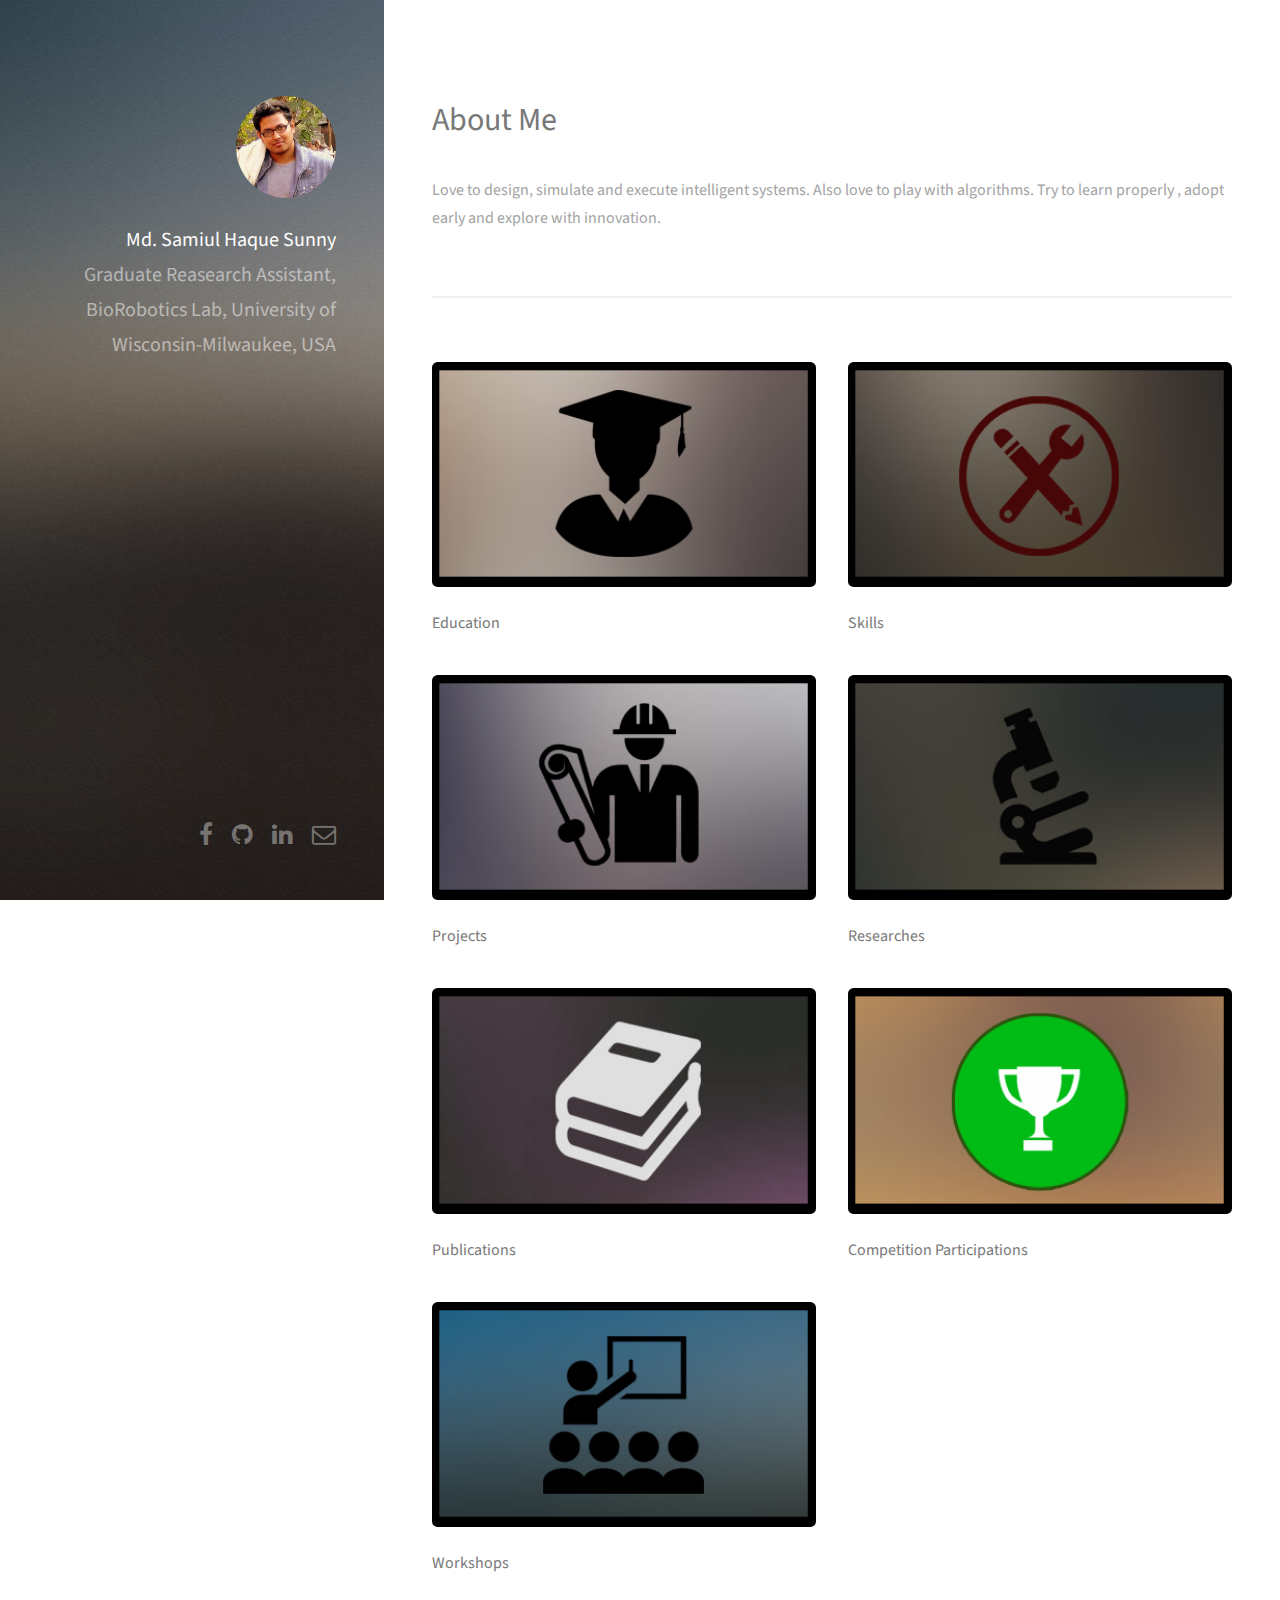
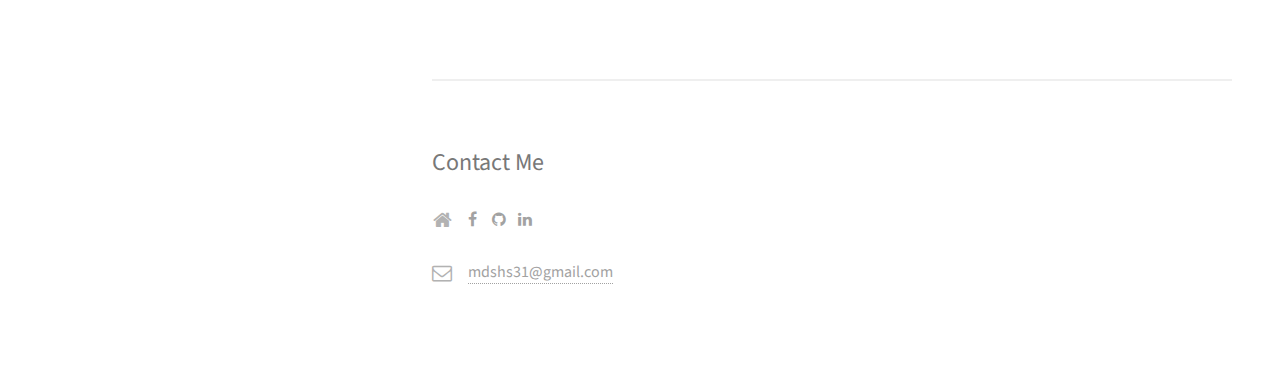
<file: index.html>
﻿<!DOCTYPE HTML>
<!--
	Strata by HTML5 UP
	html5up.net | @ajlkn
	Free for personal and commercial use under the CCA 3.0 license (html5up.net/license)
-->
<html>
	<head>
		<title>My Portfolio</title>
		<meta charset="utf-8" />
		<meta name="viewport" content="width=device-width, initial-scale=1" />
		<!--[if lte IE 8]><script src="assets/js/ie/html5shiv.js"></script><![endif]-->
		<link rel="stylesheet" href="assets/css/main.css" />
		<!--[if lte IE 8]><link rel="stylesheet" href="assets/css/ie8.css" /><![endif]-->
	</head>
	<body id="top">

		<!-- Header -->
			<header id="header">
				<div class="inner">
					<a href="index.html" class="image avatar"><img src="images/avatar.jpg" alt="" /></a>
                    <h1>
                        <strong>Md. Samiul Haque Sunny</strong>
                        <br />Graduate Reasearch Assistant, BioRobotics Lab,<br />
                        University of Wisconsin-Milwaukee, USA<br />
                    </h1>
				</div>
			</header>

		<!-- Main -->
			<div id="main">

				<!-- One -->
					<section id="one">
						<header class="major">
							<h2>About Me</h2>
						</header>
						<p>Love to design, simulate and execute intelligent systems. Also love to play with algorithms. Try to learn properly , adopt early and explore with innovation. </p>
						<!--<ul class="actions">
							<li><a href="#" class="button">Learn More</a></li>
						</ul>-->
					</section>

				<!-- Two -->
					<section id="two">
						
						<div class="row">
							
							<article class="6u 12u$(xsmall) work-item">
								<a href="education.html"><img class="image fit" src="images/thumbs/01.jpg" alt="" /></a>
								<h3>Education</h3>
								<!--<p>Lorem ipsum dolor sit amet nisl sed nullam feugiat.</p>-->
							</article>
							<article class="6u$ 12u$(xsmall) work-item">
								<a href="skills.html" ><img class="image fit" src="images/thumbs/02.jpg" alt="" /></a>
								<h3>Skills</h3>
								<!--<p>Lorem ipsum dolor sit amet nisl sed nullam feugiat.</p>-->
							</article>
							<article class="6u 12u$(xsmall) work-item">
								<a href="projects.html"><img class="image fit" src="images/thumbs/03.jpg" alt="" /></a>
								<h3>Projects</h3>
								<!--<p>Lorem ipsum dolor sit amet nisl sed nullam feugiat.</p>-->
							</article>
							                            <article class="6u$ 12u$(xsmall) work-item">
                                <a href="researches.html"><img class="image fit" src="images/thumbs/06.jpg" alt="" /></a>
                                <h3>Researches</h3>
                                <!--<p>Lorem ipsum dolor sit amet nisl sed nullam feugiat.</p>-->
                            </article>
                            <article class="6u 12u$(xsmall) work-item">
                                <a href="publications.html"><img class="image fit" src="images/thumbs/07.jpg" alt="" /></a>
                                <h3>Publications</h3>
                                <!--<p>Lorem ipsum dolor sit amet nisl sed nullam feugiat.</p>-->
                            </article>
                            <article class="6u$ 12u$(xsmall) work-item">
                                <a href="competitions.html"><img class="image fit" src="images/thumbs/04.jpg" alt="" /></a>
                                <h3>Competition Participations</h3>
                                <!--<p>Lorem ipsum dolor sit amet nisl sed nullam feugiat.</p>-->
                            </article>
                            <article class="6u 12u$(xsmall) work-item">
                                <a href="workshops.html"><img class="image fit" src="images/thumbs/05.jpg" alt="" /></a>
                                <h3>Workshops</h3>
                                <!--<p>Lorem ipsum dolor sit amet nisl sed nullam feugiat.</p>-->
                            </article>

						</div>
						
					</section>

				<!-- Three -->
					<section id="three">
						<h2>Contact Me</h2>
						
						<div class="row">
							<div class="8u 12u$(small)">
								
							</div>
							<div class="4u$ 12u$(small)">
                                <ul class="labeled-icons">
                                    <li>
                                        <h3 class="icon fa-home"><span class="label">Social Links</span></h3>
                                        <a href="https://www.facebook.com/samiul.h.sunny" target="_blank" class="icon fa-facebook"><span class="label">Facebook</span></a> &nbsp; &nbsp;
                                        <a href="https://github.com/MdSamiulHaqueSunny" target="_blank" class="icon fa-github"><span class="label">Github</span></a> &nbsp;&nbsp;
                                        <a href="https://www.linkedin.com/in/md-samiul-haque-sunny-574004128/" target="_blank" class="icon fa-linkedin"><span class="label">linkedin</span></a> &nbsp; &nbsp;
                                        
                                        <br />
                                    </li>
                                    
                                    <li>
                                        <h3 class="icon fa-envelope-o"><span class="label">Email</span></h3>
                                        <a href="mailto:mdshs31@gmail.com">mdshs31@gmail.com</a>
                                    </li>
                                </ul>
							</div>
						</div>
					</section>

				
		<!-- Footer -->
			<footer id="footer">
				<div class="inner">
					<ul class="icons">
                        <li><a href="https://www.facebook.com/samiul.h.sunny" target="_blank" class="icon fa-facebook"><span class="label">Facebook</span></a></li>
                        <li><a href="https://github.com/MdSamiulHaqueSunny" target="_blank" class="icon fa-github"><span class="label">Github</span></a></li>
                        <li><a href="https://www.linkedin.com/in/md-samiul-haque-sunny-574004128/" target="_blank" class="icon fa-linkedin"><span class="label">linkedin</span></a></li>
						<li><a href="mailto:mdshs31@gmail.com" class="icon fa-envelope-o"><span class="label">Email</span></a></li>
					</ul>
					
				</div>
			</footer>

		<!-- Scripts -->
			<script src="assets/js/jquery.min.js"></script>
			<script src="assets/js/jquery.poptrox.min.js"></script>
			<script src="assets/js/skel.min.js"></script>
			<script src="assets/js/util.js"></script>
			<!--[if lte IE 8]><script src="assets/js/ie/respond.min.js"></script><![endif]-->
			<script src="assets/js/main.js"></script>

	</body>
</html>
</file>
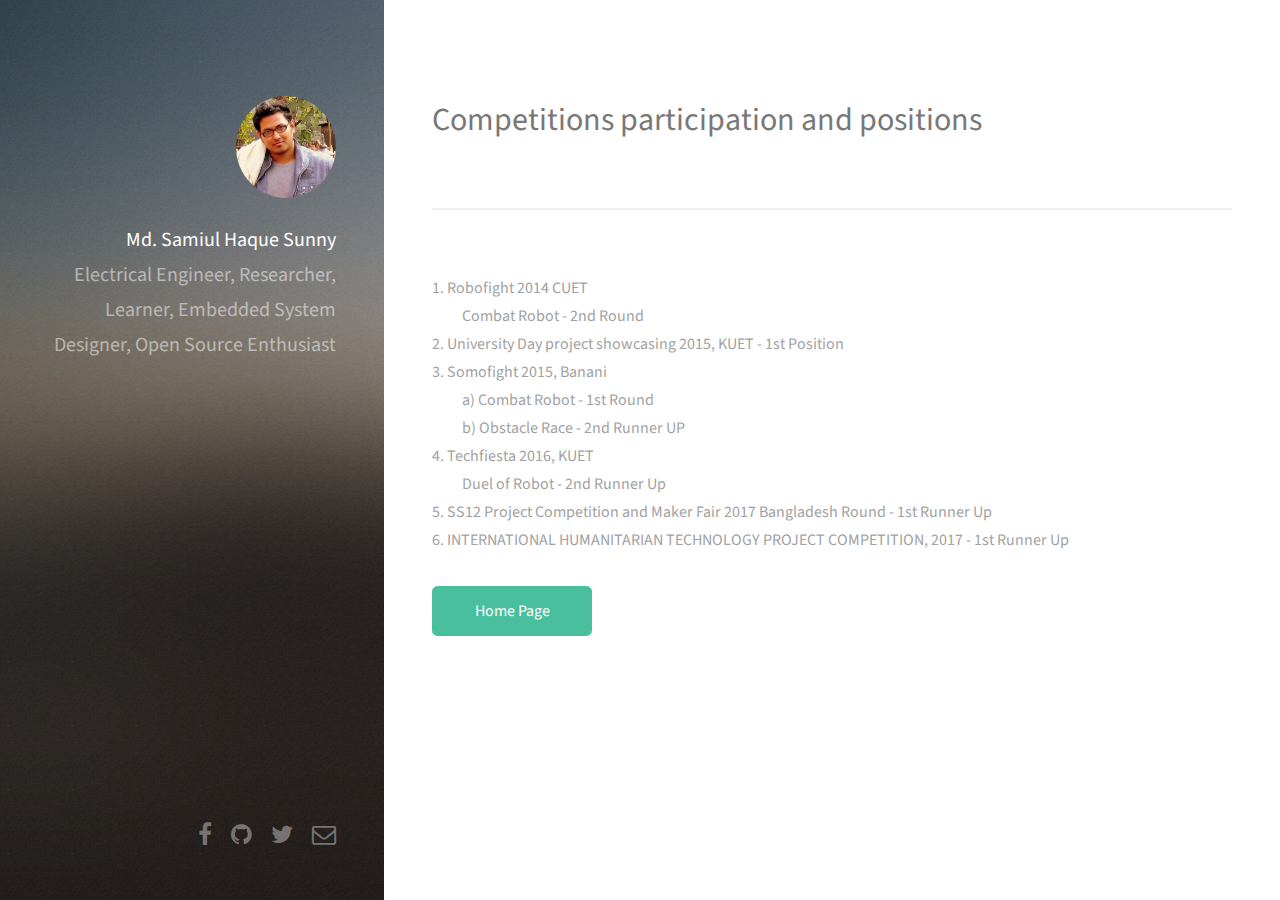
<file: competitions.html>
﻿<!DOCTYPE HTML>
<!--
	Strata by HTML5 UP
	html5up.net | @ajlkn
	Free for personal and commercial use under the CCA 3.0 license (html5up.net/license)
-->
<html>
	<head>
		<title>My Portfolio - Competitions</title>
		<meta charset="utf-8" />
		<meta name="viewport" content="width=device-width, initial-scale=1" />
		<!--[if lte IE 8]><script src="assets/js/ie/html5shiv.js"></script><![endif]-->
		<link rel="stylesheet" href="assets/css/main.css" />
		<!--[if lte IE 8]><link rel="stylesheet" href="assets/css/ie8.css" /><![endif]-->
	</head>
	<body id="top">

		<!-- Header -->
			<header id="header">
				<div class="inner">
					<a href="index.html" class="image avatar"><img src="images/avatar.jpg" alt="" /></a>
                   <h1>
                        <strong>Md. Samiul Haque Sunny</strong>
                        <br />Electrical Engineer, Researcher, Learner, Embedded System Designer,<br />
                        Open Source Enthusiast<br />
                    </h1>
				</div>
			</header>

		<!-- Main -->
			<div id="main">

				<!-- One -->
					<section id="one">
						<header class="major">
							<h2>Competitions participation and positions</h2>
						</header>
						
					</section>

				<!-- Four -->
				
					<section id="four">

                        <section>
                            <p>
                            	1. Robofight 2014 CUET <br>
                            	&nbsp &nbsp &nbsp &nbsp &nbsp Combat Robot - 2nd Round <br>
                            	2. University Day project showcasing 2015, KUET - 1st Position <br>
                            	3. Somofight 2015, Banani <br> 
                            	&nbsp &nbsp &nbsp &nbsp &nbsp a) Combat Robot - 1st Round <br />
                            	&nbsp &nbsp &nbsp &nbsp &nbsp b) Obstacle Race - 2nd Runner UP <br>
                            	4. Techfiesta 2016, KUET <br>
                            	&nbsp &nbsp &nbsp &nbsp &nbsp Duel of Robot - 2nd Runner Up <br>
								5. SS12 Project Competition and Maker Fair 2017 Bangladesh Round - 1st Runner Up <br>
								6. INTERNATIONAL HUMANITARIAN TECHNOLOGY PROJECT COMPETITION, 2017 - 1st Runner Up
                            </p>
                        </section>

						<section>
							
							<ul class="actions">
								<li><a href="index.html" class="button special">Home Page</a></li>
								
							</ul>
						</section>

					</section>
				

			</div>
            
		<!-- Footer -->
			<footer id="footer">
				<div class="inner">
					<ul class="icons">
                        <li><a href="https://www.facebook.com/samiul.h.sunny" target="_blank" class="icon fa-facebook"><span class="label">Facebook</span></a></li>
                        <li><a href="https://github.com/MdSamiulHaqueSunny" target="_blank" class="icon fa-github"><span class="label">Github</span></a></li>
                        <li><a href="#" target="_blank" class="icon fa-twitter"><span class="label">Twitter</span></a></li>
						<li><a href="mailto:mdshs31@gmail.com" class="icon fa-envelope-o"><span class="label">Email</span></a></li>
					</ul>
					
				</div>
			</footer>

		<!-- Scripts -->
			<script src="assets/js/jquery.min.js"></script>
			<script src="assets/js/jquery.poptrox.min.js"></script>
			<script src="assets/js/skel.min.js"></script>
			<script src="assets/js/util.js"></script>
			<!--[if lte IE 8]><script src="assets/js/ie/respond.min.js"></script><![endif]-->
			<script src="assets/js/main.js"></script>

	</body>
</html>
</file>
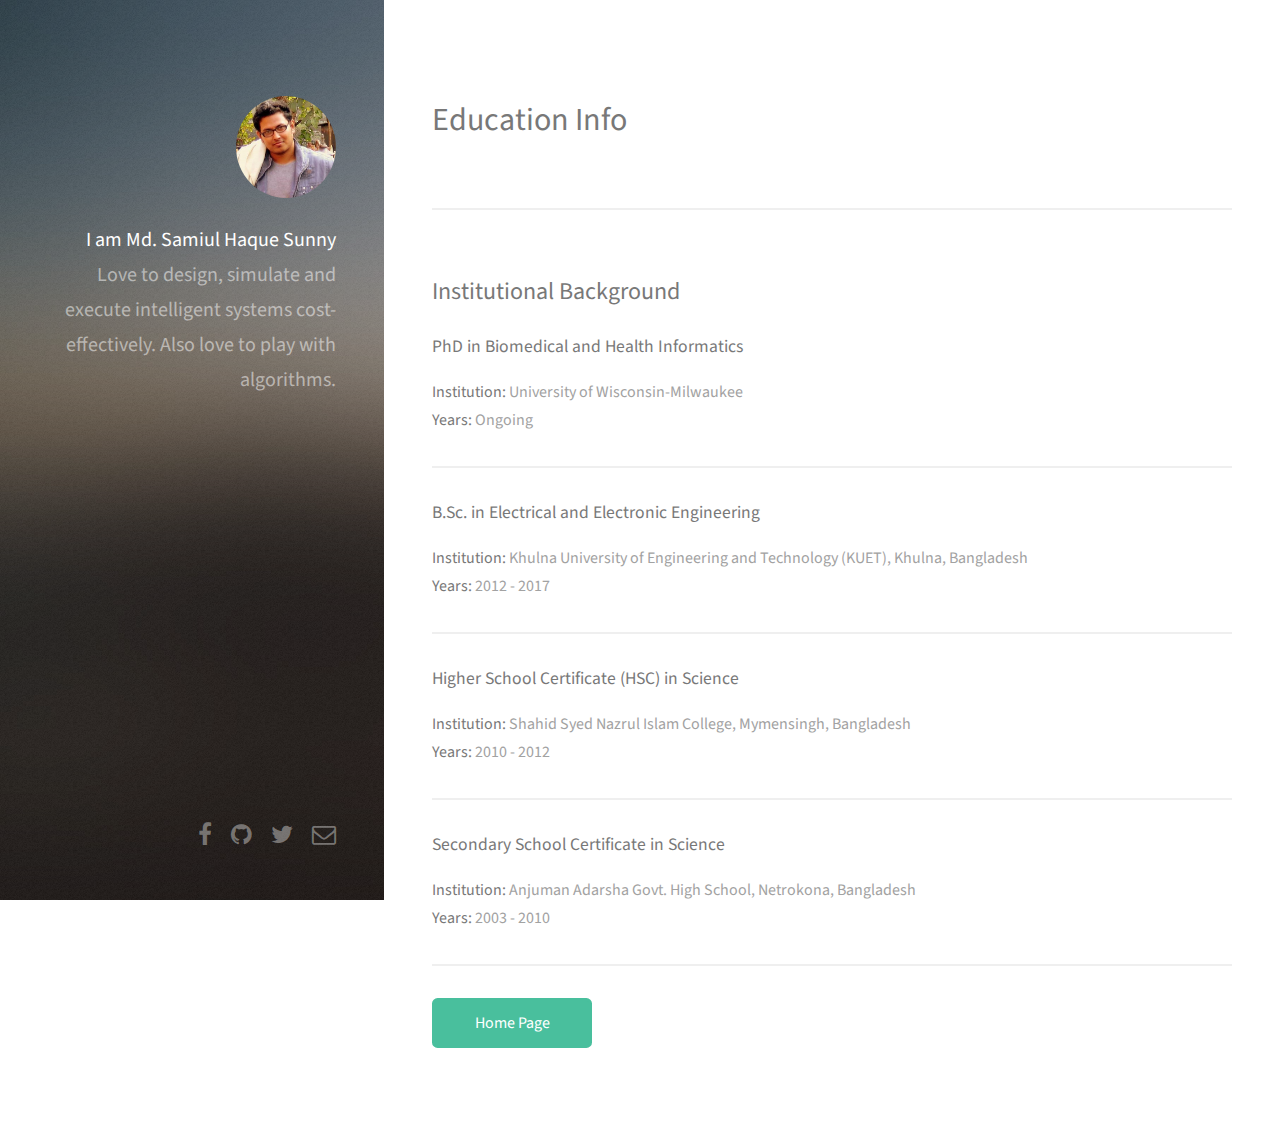
<file: education.html>
﻿<!DOCTYPE HTML>
<!--
	Strata by HTML5 UP
	html5up.net | @ajlkn
	Free for personal and commercial use under the CCA 3.0 license (html5up.net/license)
-->
<html>
	<head>
		<title>My Portfolio - Education</title>
		<meta charset="utf-8" />
		<meta name="viewport" content="width=device-width, initial-scale=1" />
		<!--[if lte IE 8]><script src="assets/js/ie/html5shiv.js"></script><![endif]-->
		<link rel="stylesheet" href="assets/css/main.css" />
		<!--[if lte IE 8]><link rel="stylesheet" href="assets/css/ie8.css" /><![endif]-->
	</head>
	<body id="top">

		<!-- Header -->
			<header id="header">
				<div class="inner">
					<a href="index.html" class="image avatar"><img src="images/avatar.jpg" alt="" /></a>
                    <h1>
                        <strong>I am Md. Samiul Haque Sunny</strong>
                        <br />Love to design, simulate<br />
                        and execute intelligent systems <br /> cost-effectively.<br />
                        Also love to play with algorithms.
                    </h1>
				</div>
			</header>

		<!-- Main -->
			<div id="main">

				<!-- One -->
					<section id="one">
						<header class="major">
							<h2>Education Info</h2>
						</header>
						
					</section>

				<!-- Four -->
				
					<section id="four">
						<h2>Institutional Background</h2>

                        <section>
                              <h4>PhD in Biomedical and Health Informatics</h4>
                            <p>
                                <strong>Institution:</strong> University of Wisconsin-Milwaukee<br />
                                <strong>Years:</strong> Ongoing
                            </p>
                            <hr />
				
				<h4>B.Sc. in Electrical and Electronic Engineering</h4>
                            <p>
                                <strong>Institution:</strong> Khulna University of Engineering and Technology (KUET), Khulna, Bangladesh<br />
                                <strong>Years:</strong> 2012 - 2017
                            </p>
                            <hr />
                            <h4>Higher School Certificate (HSC) in Science</h4>
                            <p>
                                <strong>Institution:</strong> Shahid Syed Nazrul Islam College, Mymensingh, Bangladesh<br />
                                <strong>Years:</strong> 2010 - 2012
                            </p>
                            <hr />
                            <h4>Secondary School Certificate in Science</h4>
                            <p>
                                <strong>Institution:</strong> Anjuman Adarsha Govt. High School, Netrokona, Bangladesh<br />
                                <strong>Years:</strong> 2003 - 2010
                            </p>
                            <hr />
                        </section>

						<section>
							
							<ul class="actions">
								<li><a href="index.html" class="button special">Home Page</a></li>
								
							</ul>
						</section>

					</section>
				

			</div>
            
		<!-- Footer -->
			<footer id="footer">
				<div class="inner">
					<ul class="icons">
                        <li><a href="https://www.facebook.com/samiul.h.sunny" target="_blank" class="icon fa-facebook"><span class="label">Facebook</span></a></li>
                        <li><a href="https://github.com/MdSamiulHaqueSunny" target="_blank" class="icon fa-github"><span class="label">Github</span></a></li>
                        <li><a href="#" target="_blank" class="icon fa-twitter"><span class="label">Twitter</span></a></li>
						<li><a href="mailto:mdshs31@gmail.com" class="icon fa-envelope-o"><span class="label">Email</span></a></li>
					</ul>
					
				</div>
			</footer>

		<!-- Scripts -->
			<script src="assets/js/jquery.min.js"></script>
			<script src="assets/js/jquery.poptrox.min.js"></script>
			<script src="assets/js/skel.min.js"></script>
			<script src="assets/js/util.js"></script>
			<!--[if lte IE 8]><script src="assets/js/ie/respond.min.js"></script><![endif]-->
			<script src="assets/js/main.js"></script>

	</body>
</html>
</file>
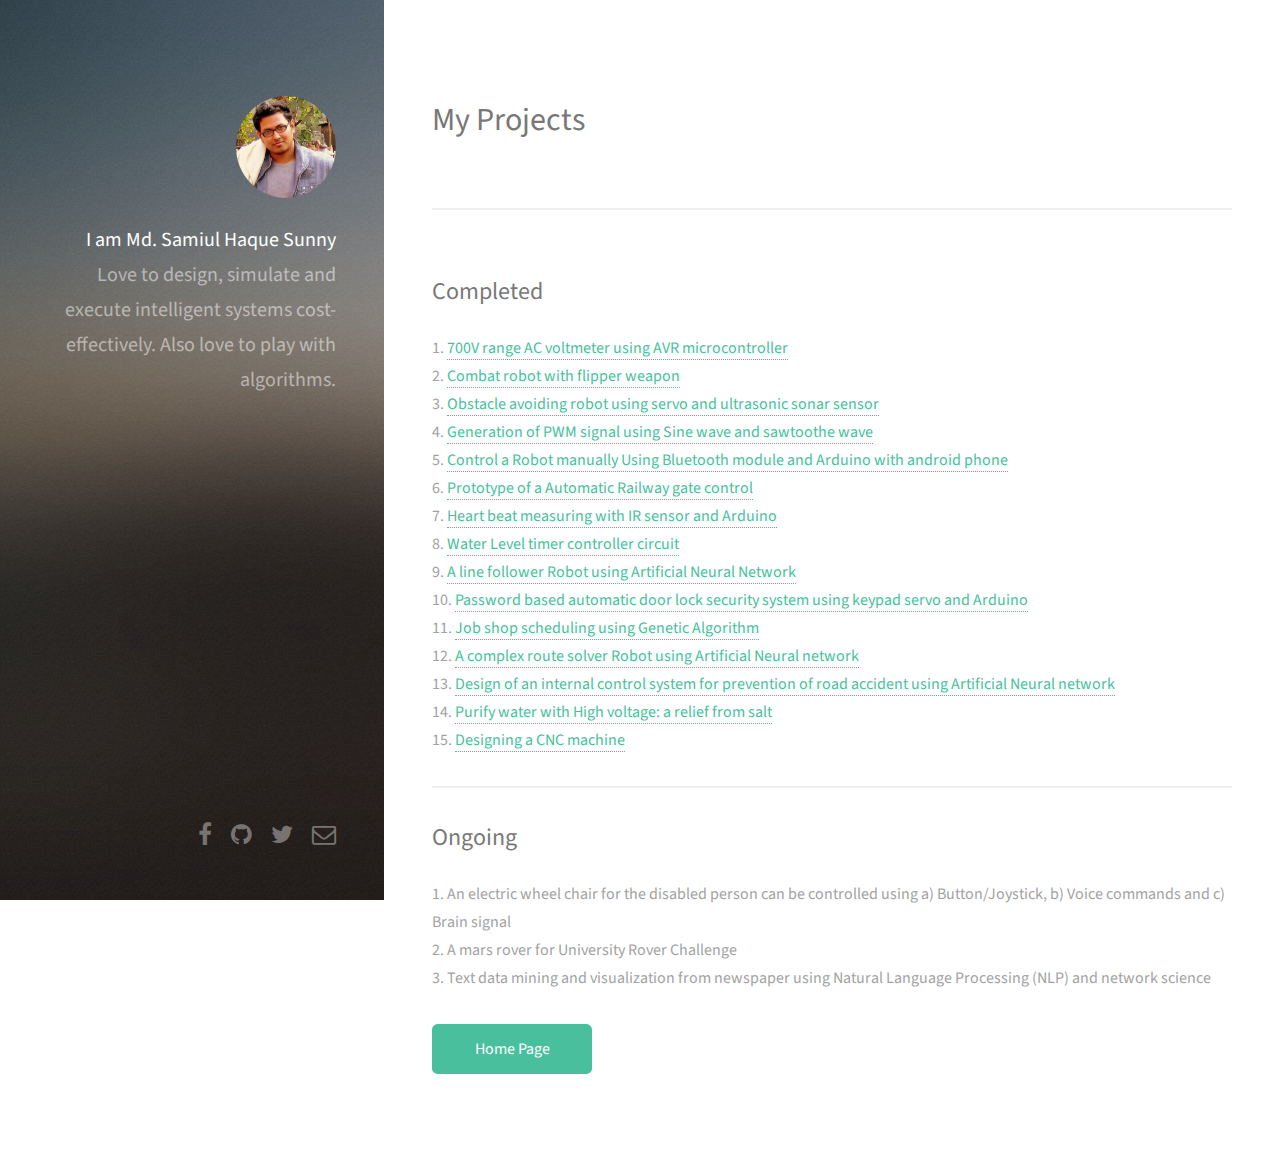
<file: projects.html>
﻿<!DOCTYPE HTML>
<!--
	Strata by HTML5 UP
	html5up.net | @ajlkn
	Free for personal and commercial use under the CCA 3.0 license (html5up.net/license)
-->
<html>
	<head>
		<title>My Portfolio - Projects</title>
		<meta charset="utf-8" />
		<meta name="viewport" content="width=device-width, initial-scale=1" />
		<!--[if lte IE 8]><script src="assets/js/ie/html5shiv.js"></script><![endif]-->
		<link rel="stylesheet" href="assets/css/main.css" />
		<!--[if lte IE 8]><link rel="stylesheet" href="assets/css/ie8.css" /><![endif]-->
	</head>
	<body id="top">

		<!-- Header -->
			<header id="header">
				<div class="inner">
					<a href="index.html" class="image avatar"><img src="images/avatar.jpg" alt="" /></a>
                    <h1>
                        <strong>I am Md. Samiul Haque Sunny</strong>
                        <br />Love to design, simulate<br />
                        and execute intelligent systems <br /> cost-effectively.<br />
                        Also love to play with algorithms.
                    </h1>
				</div>
			</header>

		<!-- Main -->
			<div id="main">

				<!-- One -->
					<section id="one">
						<header class="major">
							<h2>My Projects</h2>
						</header>
						
					</section>

				<!-- Four -->
				
					<section id="four">
						<h2>Completed</h2>

                        <section>
                            <p>
                            	1. <a href="https://github.com/MdSamiulHaqueSunny/Voltmeter-MultiRange-700V">700V range AC voltmeter using AVR microcontroller</a> <br />
                            	2. <a href="#">Combat robot with flipper weapon</a> <br />
                            	3. <a href="https://github.com/MdSamiulHaqueSunny/Obstacle-avoiding-Robot-using-Servo-and-Sonar">Obstacle avoiding robot using servo and ultrasonic sonar sensor</a> <br />
                            	4. <a href="https://github.com/MdSamiulHaqueSunny/Generation-of-PWM-signal-Using-sine-wave-and-sawtooth-wave">Generation of PWM signal using Sine wave and sawtoothe wave</a> <br />
                            	5. <a href="https://github.com/MdSamiulHaqueSunny/Control-a-Robot-Manually-using-bluetooth-module-and-arduino-with-android-phone">Control a Robot manually Using Bluetooth module and Arduino with android phone</a><br />
                            	6. <a href="https://github.com/MdSamiulHaqueSunny/Prototype-of-a-Automatic-Railway-gate-Control">Prototype of a Automatic Railway gate control</a><br />
                            	7. <a href="https://github.com/MdSamiulHaqueSunny/Heart-Beat-measuring-with-IR-sensor-and-Arduino">Heart beat measuring with IR sensor and Arduino</a><br />
                            	8. <a href="https://github.com/MdSamiulHaqueSunny/Water-level-timer-controller-circuit-">Water Level timer controller circuit</a><br />
                            	9. <a href="https://github.com/MdSamiulHaqueSunny/A-Line-Follower-using-Artificial-Neural-Network-">A line follower Robot using Artificial Neural Network</a><br />
                            	10. <a href="https://github.com/MdSamiulHaqueSunny/Password-based-Automatic-Door-lock-Security-System-Using-keypad-servo-and-arduino">Password based automatic door lock security system using keypad servo and Arduino</a><br />
                            	11. <a href="https://github.com/MdSamiulHaqueSunny/Job-shop-Scheduling-using-Genetic-Algorithm ">Job shop scheduling using Genetic Algorithm</a><br />
                            	12. <a href="#">A complex route solver Robot using Artificial Neural network </a><br />
                            	13. <a href="#">Design of an internal control system for prevention of road accident using Artificial Neural network</a><br />
                            	14. <a href="#">Purify water with High voltage: a relief from salt</a><br />
                            	15. <a href="#">Designing a CNC machine</a><br />
                            </p>
                        </section>


                        <hr />
                        <h2>Ongoing</h2>

                        <section>
                        	<p>
                        		1. An electric wheel chair for the disabled person can be controlled using a) Button/Joystick, b) Voice commands and c) Brain signal <br />
                        		2. A mars rover for University Rover Challenge <br />
                        		3. Text data mining and visualization from newspaper using Natural Language Processing (NLP) and network science
                        	</p>
                        </section>

						<section>
							
							<ul class="actions">
								<li><a href="index.html" class="button special">Home Page</a></li>
								
							</ul>
						</section>

					</section>
				

			</div>
            
		<!-- Footer -->
			<footer id="footer">
				<div class="inner">
					<ul class="icons">
                        <li><a href="https://www.facebook.com/samiul.h.sunny" target="_blank" class="icon fa-facebook"><span class="label">Facebook</span></a></li>
                        <li><a href="https://github.com/MdSamiulHaqueSunny" target="_blank" class="icon fa-github"><span class="label">Github</span></a></li>
                        <li><a href="#" target="_blank" class="icon fa-twitter"><span class="label">Twitter</span></a></li>
						<li><a href="mailto:mdshs31@gmail.com" class="icon fa-envelope-o"><span class="label">Email</span></a></li>
					</ul>
					
				</div>
			</footer>

		<!-- Scripts -->
			<script src="assets/js/jquery.min.js"></script>
			<script src="assets/js/jquery.poptrox.min.js"></script>
			<script src="assets/js/skel.min.js"></script>
			<script src="assets/js/util.js"></script>
			<!--[if lte IE 8]><script src="assets/js/ie/respond.min.js"></script><![endif]-->
			<script src="assets/js/main.js"></script>

	</body>
</html>
</file>
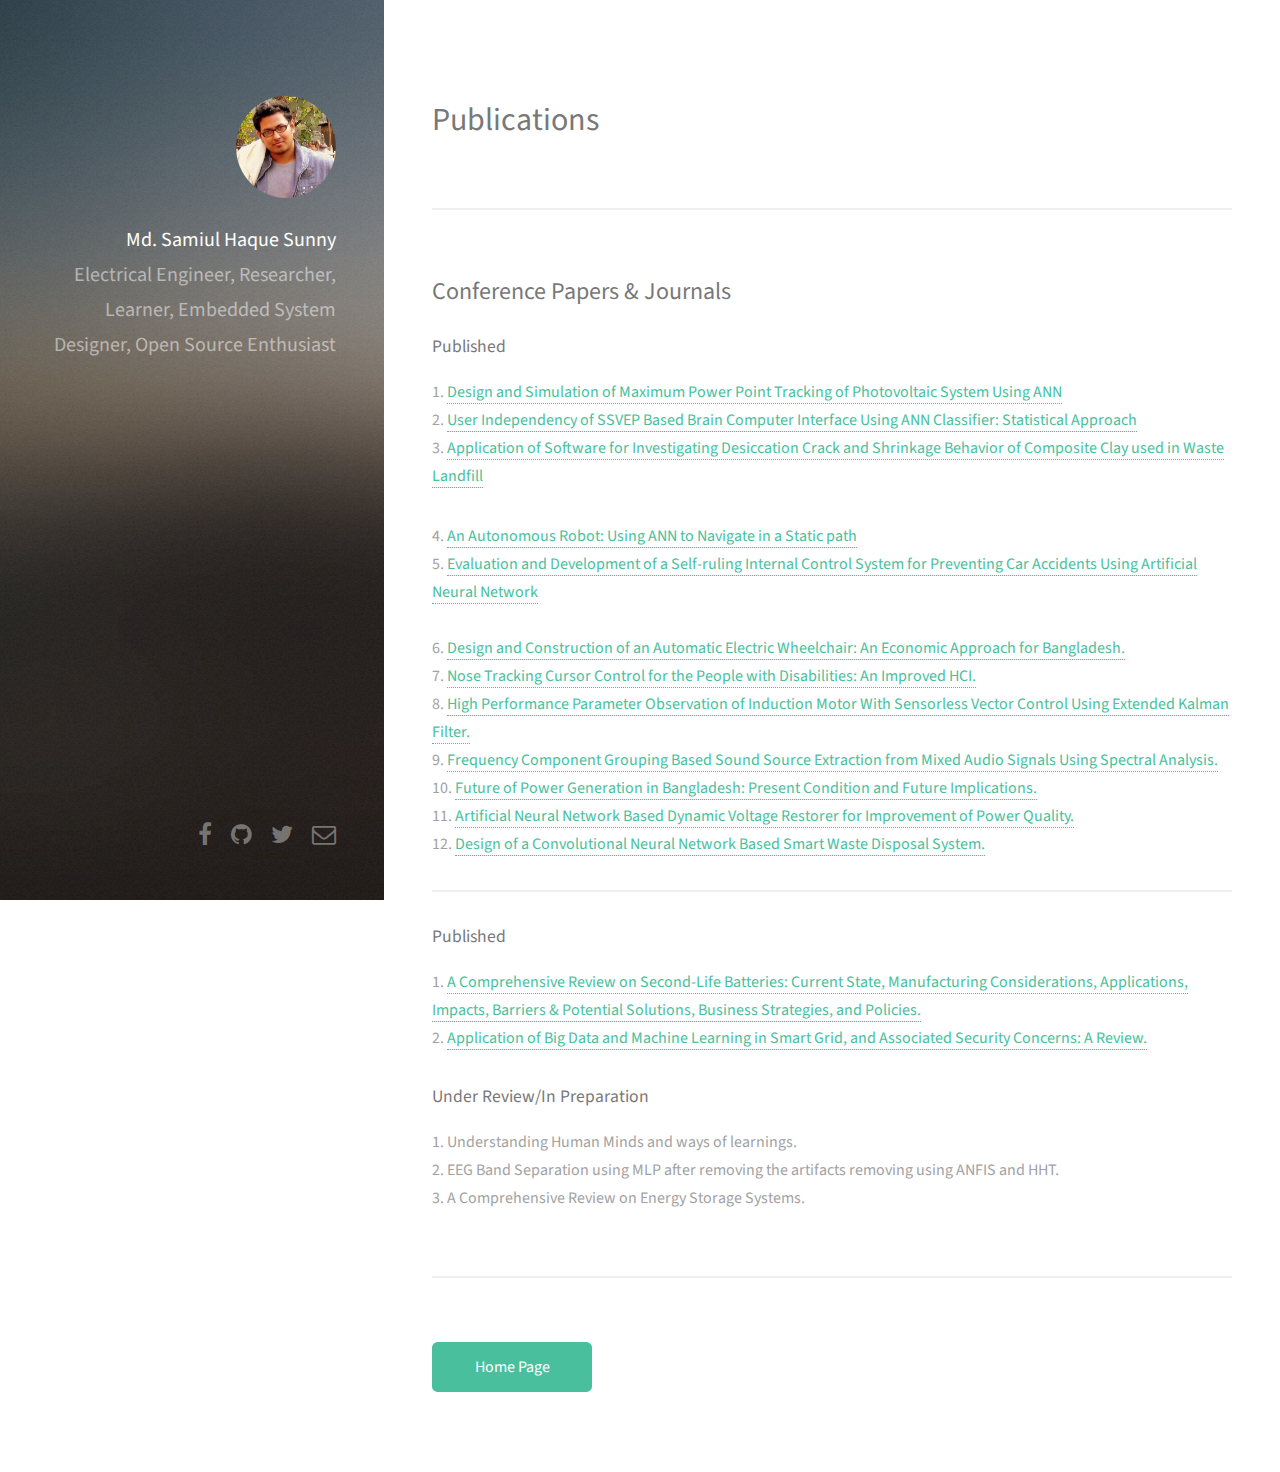
<file: publications.html>
﻿<!DOCTYPE HTML>
<!--
	Strata by HTML5 UP
	html5up.net | @ajlkn
	Free for personal and commercial use under the CCA 3.0 license (html5up.net/license)
-->
<html>
	<head>
		<title>My Portfolio - Publications</title>
		<meta charset="utf-8" />
		<meta name="viewport" content="width=device-width, initial-scale=1" />
		<!--[if lte IE 8]><script src="assets/js/ie/html5shiv.js"></script><![endif]-->
		<link rel="stylesheet" href="assets/css/main.css" />
		<!--[if lte IE 8]><link rel="stylesheet" href="assets/css/ie8.css" /><![endif]-->
	</head>
	<body id="top">

		<!-- Header -->
			<header id="header">
				<div class="inner">
					<a href="index.html" class="image avatar"><img src="images/avatar.jpg" alt="" /></a>
<h1>
                        <strong>Md. Samiul Haque Sunny</strong>
                        <br />Electrical Engineer, Researcher, Learner, Embedded System Designer,<br />
                        Open Source Enthusiast<br />
                    </h1>
				</div>
			</header>

		<!-- Main -->
			<div id="main">

				<!-- One -->
					<section id="one">
						<header class="major">
							<h2>Publications</h2>
						</header>
						
					</section>

				<!-- Four -->
				
					<section id="four">
						
                        <h2>Conference Papers & Journals</h2>

                        <section>
                        	<h4>Published</h4>
							<p>
							1. <a href="http://ieeexplore.ieee.org/document/7873105/">Design and Simulation of Maximum Power Point Tracking of Photovoltaic System Using ANN</a> <br />
							2. <a href="https://link.springer.com/chapter/10.1007/978-3-319-60663-7_6">User Independency of SSVEP Based Brain Computer Interface Using ANN Classifier: Statistical Approach</a> <br />
							3. <a href="https://www.researchgate.net/publication/316428324_Application_of_Software_for_Investigating_Desiccation_Crack_and_Shrinkage_Behavior_of_Composite_Clay_used_in_Waste_Landfill?_iepl%5BviewId%5D=u9adH1s0oFswHVmWWeQxO1FDHkhUIMautlQz&_iepl%5Bcontexts%5D%5B0%5D=prfhpi&_iepl%5Bdata%5D%5BstandardItemCount%5D=2&_iepl%5Bdata%5D%5BuserSelectedItemCount%5D=3&_iepl%5Bdata%5D%5BtopHighlightCount%5D=1&_iepl%5Bdata%5D%5BtopHighlightIndex%5D=1&_iepl%5Bdata%5D%5BfeaturedItem1of1%5D=1&_iepl%5BtargetEntityId%5D=PB%3A316428324&_iepl%5BinteractionType%5D=publicationTitle">Application of Software for Investigating Desiccation Crack and Shrinkage Behavior of Composite Clay used in Waste Landfill</a> 
							</p>
							4. <a href="https://ieeexplore.ieee.org/document/8255369">An Autonomous Robot: Using ANN to Navigate in a Static path</a> <br />
							5. <a href="https://ieeexplore.ieee.org/document/8255370">Evaluation and Development of a Self-ruling Internal Control System for Preventing Car Accidents Using Artificial Neural Network</a> <br />
                        	<br />
							6. <a href="https://ieeexplore.ieee.org/document/8275159">Design and Construction of an Automatic Electric Wheelchair: An Economic Approach for Bangladesh.</a> <br />
                        	7. <a href="https://ieeexplore.ieee.org/document/8275178">Nose Tracking Cursor Control for the People with Disabilities: An Improved HCI.</a> <br />
							8. <a href="https://ieeexplore.ieee.org/document/8275182">High Performance Parameter Observation of Induction Motor With Sensorless Vector Control Using Extended Kalman Filter.</a> <br />
							9. <a href="https://ieeexplore.ieee.org/document/8275145">Frequency Component Grouping Based Sound Source Extraction from Mixed Audio Signals Using Spectral Analysis.</a> <br />
							10. <a href="https://ieeexplore.ieee.org/document/8288956">Future of Power Generation in Bangladesh: Present Condition and Future Implications.</a> <br />
				11. <a href="https://ieeexplore.ieee.org/document/8558470">Artificial Neural Network Based Dynamic Voltage Restorer for Improvement of Power Quality.</a> <br />
				12. <a href="https://ieeexplore.ieee.org/document/8934633">Design of a Convolutional Neural Network Based Smart Waste Disposal System.</a> <br />
				
				
                        </section>

                        <hr />

                     
			<section>
                        	<h4>Published</h4>
                        	<p>
							1. <a href="https://ieeexplore.ieee.org/document/8718282">A Comprehensive Review on Second-Life Batteries: Current State, Manufacturing Considerations, Applications, Impacts, Barriers & Potential Solutions, Business Strategies, and Policies.</a> <br />
							2. <a href="https://ieeexplore.ieee.org/document/8625421">Application of Big Data and Machine Learning in Smart Grid, and Associated Security Concerns: A Review.</a> <br />
                        		
                        	</p>
                        </section>
                        <section>
                        	<h4>Under Review/In Preparation</h4>
                        	<p>
							1. Understanding Human Minds and ways of learnings. <br />
							2. EEG Band Separation using MLP after removing the artifacts removing using ANFIS and HHT. <br />
							3. A Comprehensive Review on Energy Storage Systems.
                        		
                        	</p>
                        </section>

                        </section>

						<section>
							
							<ul class="actions">
								<li><a href="index.html" class="button special">Home Page</a></li>
								
							</ul>
						</section>

					</section>
				

			</div>
            
		<!-- Footer -->
			<footer id="footer">
				<div class="inner">
					<ul class="icons">
                        <li><a href="https://www.facebook.com/samiul.h.sunny" target="_blank" class="icon fa-facebook"><span class="label">Facebook</span></a></li>
                        <li><a href="https://github.com/MdSamiulHaqueSunny" target="_blank" class="icon fa-github"><span class="label">Github</span></a></li>
                        <li><a href="#" target="_blank" class="icon fa-twitter"><span class="label">Twitter</span></a></li>
						<li><a href="mailto:mdshs31@gmail.com" class="icon fa-envelope-o"><span class="label">Email</span></a></li>
					</ul>
					
				</div>
			</footer>

		<!-- Scripts -->
			<script src="assets/js/jquery.min.js"></script>
			<script src="assets/js/jquery.poptrox.min.js"></script>
			<script src="assets/js/skel.min.js"></script>
			<script src="assets/js/util.js"></script>
			<!--[if lte IE 8]><script src="assets/js/ie/respond.min.js"></script><![endif]-->
			<script src="assets/js/main.js"></script>

	</body>
</html>
</file>
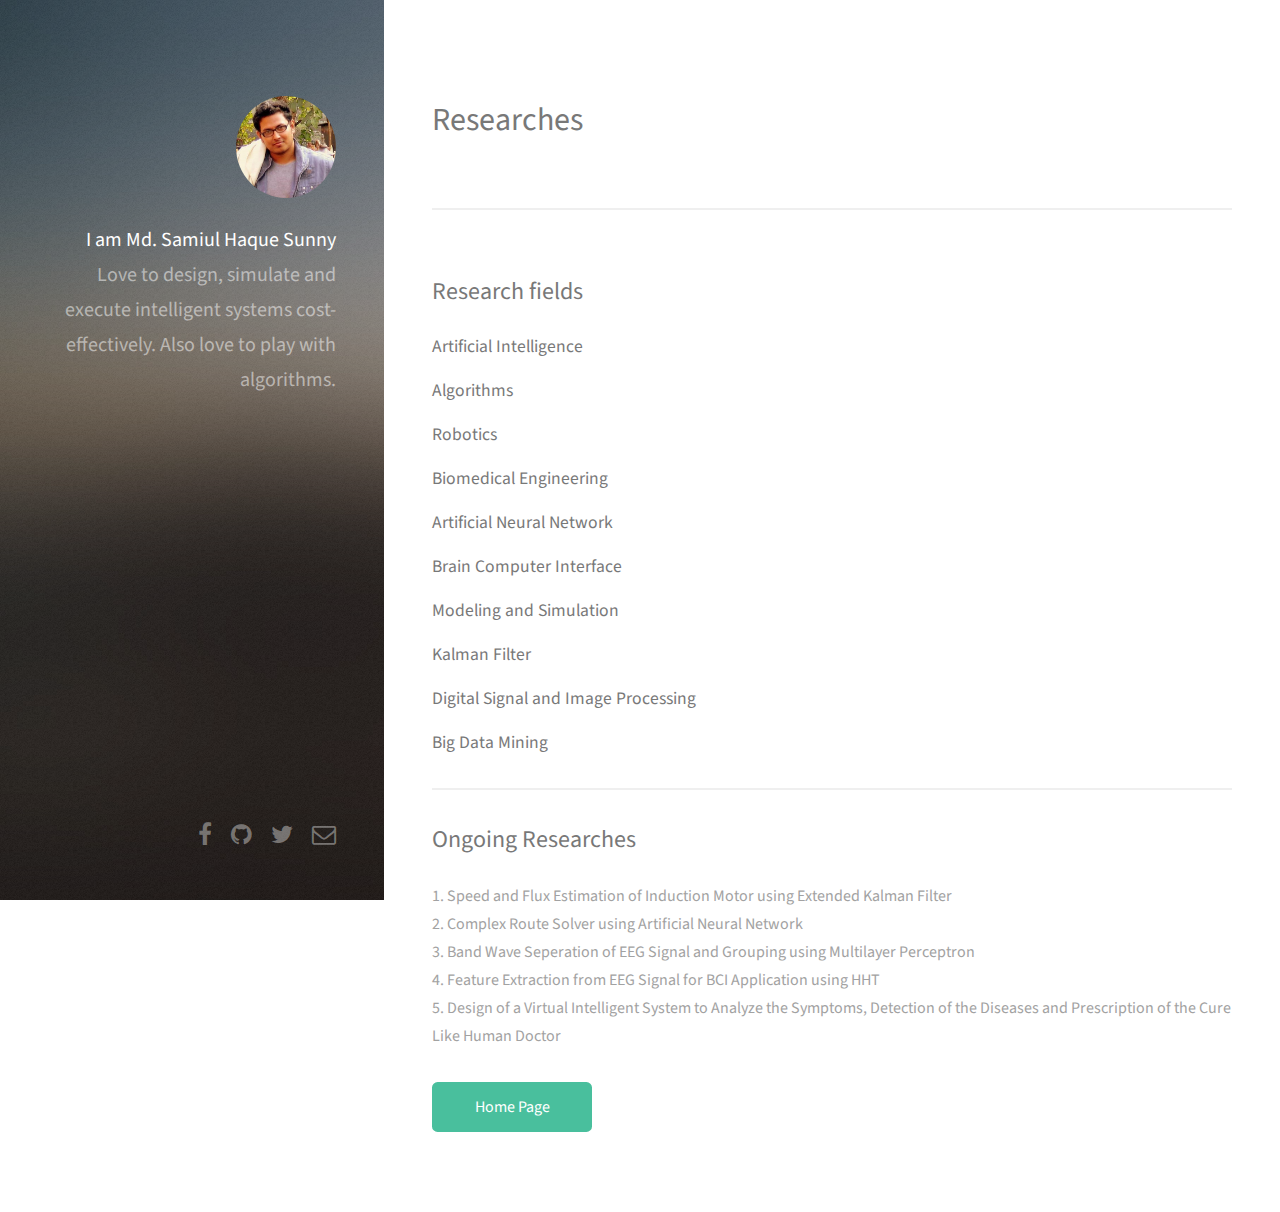
<file: researches.html>
﻿<!DOCTYPE HTML>
<!--
	Strata by HTML5 UP
	html5up.net | @ajlkn
	Free for personal and commercial use under the CCA 3.0 license (html5up.net/license)
-->
<html>
	<head>
		<title>My Portfolio - Researches</title>
		<meta charset="utf-8" />
		<meta name="viewport" content="width=device-width, initial-scale=1" />
		<!--[if lte IE 8]><script src="assets/js/ie/html5shiv.js"></script><![endif]-->
		<link rel="stylesheet" href="assets/css/main.css" />
		<!--[if lte IE 8]><link rel="stylesheet" href="assets/css/ie8.css" /><![endif]-->
	</head>
	<body id="top">

		<!-- Header -->
			<header id="header">
				<div class="inner">
					<a href="index.html" class="image avatar"><img src="images/avatar.jpg" alt="" /></a>
                    <h1>
                        <strong>I am Md. Samiul Haque Sunny</strong>
                        <br />Love to design, simulate<br />
                        and execute intelligent systems <br /> cost-effectively.<br />
                        Also love to play with algorithms.
                    </h1>
				</div>
			</header>

		<!-- Main -->
			<div id="main">

				<!-- One -->
					<section id="one">
						<header class="major">
							<h2>Researches</h2>
						</header>
						
					</section>

				<!-- Four -->
				
					<section id="four">
						<h2>Research fields</h2>

                        <section>
                        	<h4>Artificial Intelligence</h4>
                        	<h4>Algorithms</h4>
                        	<h4>Robotics</h4>
                        	<h4>Biomedical Engineering</h4>
                        	<h4>Artificial Neural Network</h4>
                        	<h4>Brain Computer Interface</h4>
                        	<h4>Modeling and Simulation</h4>
                        	<h4>Kalman Filter</h4>
                        	<h4>Digital Signal and Image Processing</h4>
                        	<h4>Big Data Mining</h4>
                           
                        </section>

                        <hr />

                       

                        <h2>Ongoing Researches</h2>

                        <section>
                        	<p>
                        		1. Speed and Flux Estimation of Induction Motor using Extended Kalman Filter <br />
                        		2. Complex Route Solver using Artificial Neural Network <br />
                        		3. Band Wave Seperation of EEG Signal and Grouping using Multilayer Perceptron <br />
                        		4. Feature Extraction from EEG Signal for BCI Application using HHT <br />
                        		5. Design of a Virtual Intelligent System to Analyze the Symptoms, Detection of the Diseases and Prescription of the Cure Like Human Doctor
                        	</p>
                        </section>

						<section>
							
							<ul class="actions">
								<li><a href="index.html" class="button special">Home Page</a></li>
								
							</ul>
						</section>

					</section>
				

			</div>
            
		<!-- Footer -->
			<footer id="footer">
				<div class="inner">
					<ul class="icons">
                        <li><a href="https://www.facebook.com/samiul.h.sunny" target="_blank" class="icon fa-facebook"><span class="label">Facebook</span></a></li>
                        <li><a href="https://github.com/MdSamiulHaqueSunny" target="_blank" class="icon fa-github"><span class="label">Github</span></a></li>
                        <li><a href="#" target="_blank" class="icon fa-twitter"><span class="label">Twitter</span></a></li>
						<li><a href="mailto:mdshs31@gmail.com" class="icon fa-envelope-o"><span class="label">Email</span></a></li>
					</ul>
					
				</div>
			</footer>

		<!-- Scripts -->
			<script src="assets/js/jquery.min.js"></script>
			<script src="assets/js/jquery.poptrox.min.js"></script>
			<script src="assets/js/skel.min.js"></script>
			<script src="assets/js/util.js"></script>
			<!--[if lte IE 8]><script src="assets/js/ie/respond.min.js"></script><![endif]-->
			<script src="assets/js/main.js"></script>

	</body>
</html>
</file>
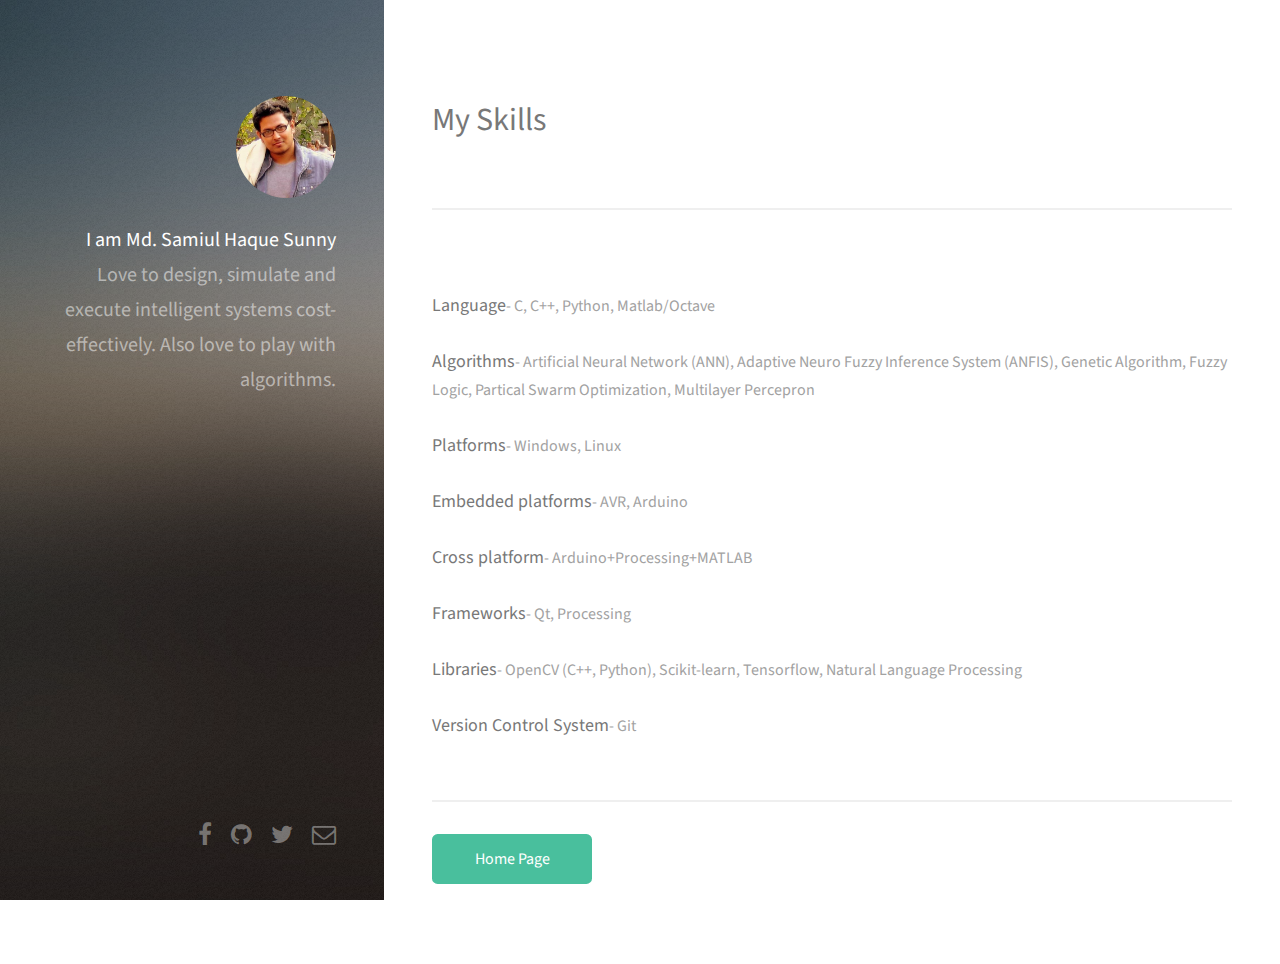
<file: skills.html>
﻿<!DOCTYPE HTML>
<!--
	Strata by HTML5 UP
	html5up.net | @ajlkn
	Free for personal and commercial use under the CCA 3.0 license (html5up.net/license)
-->
<html>
	<head>
		<title>My Portfolio - Skills</title>
		<meta charset="utf-8" />
		<meta name="viewport" content="width=device-width, initial-scale=1" />
		<!--[if lte IE 8]><script src="assets/js/ie/html5shiv.js"></script><![endif]-->
		<link rel="stylesheet" href="assets/css/main.css" />
		<!--[if lte IE 8]><link rel="stylesheet" href="assets/css/ie8.css" /><![endif]-->
	</head>
	<body id="top">

		<!-- Header -->
			<header id="header">
				<div class="inner">
					<a href="index.html" class="image avatar"><img src="images/avatar.jpg" alt="" /></a>
                    <h1>
                        <strong>I am Md. Samiul Haque Sunny</strong>
                        <br />Love to design, simulate<br />
                        and execute intelligent systems <br /> cost-effectively.<br />
                        Also love to play with algorithms.
                    </h1>
				</div>
			</header>

		<!-- Main -->
			<div id="main">

				<!-- One -->
					<section id="one">
						<header class="major">
							<h2>My Skills</h2>
						</header>
						
					</section>

				<!-- Four -->
				
					<section id="four">
						<!--<h2>Institutional Background</h2>-->

                        <section>
                            <h4></h4>
                            <p>
                                <strong><span style="font-size:large">Language</span></strong>- C, C++, Python, Matlab/Octave<br/><br/>
                                <strong><span style="font-size:large">Algorithms</span></strong>- Artificial Neural Network (ANN), Adaptive Neuro Fuzzy Inference System (ANFIS), Genetic Algorithm, Fuzzy Logic, Partical Swarm Optimization, Multilayer Percepron<br /><br />
                                <strong><span style="font-size:large">Platforms</span></strong>- Windows, Linux<br /><br />
                                <strong><span style="font-size:large">Embedded platforms</span></strong>- AVR, Arduino<br /><br />
                                <strong><span style="font-size:large">Cross platform</span></strong>- Arduino+Processing+MATLAB<br /><br />
                                <strong><span style="font-size:large">Frameworks</span></strong>- Qt, Processing<br /><br />
                                <strong><span style="font-size:large">Libraries</span></strong>- OpenCV (C++, Python), Scikit-learn, Tensorflow, Natural Language Processing<br /><br />
                                <strong><span style="font-size:large">Version Control System</span></strong>- Git<br /><br />
                            </p>
                            <hr />
                        </section>

						<section>
							
							<ul class="actions">
								<li><a href="index.html" class="button special">Home Page</a></li>
								
							</ul>
						</section>

					</section>
				

			</div>
            
		<!-- Footer -->
			<footer id="footer">
				<div class="inner">
					<ul class="icons">
                        <li><a href="https://www.facebook.com/samiul.h.sunny" target="_blank" class="icon fa-facebook"><span class="label">Facebook</span></a></li>
                        <li><a href="https://github.com/MdSamiulHaqueSunny" target="_blank" class="icon fa-github"><span class="label">Github</span></a></li>
                        <li><a href="#" target="_blank" class="icon fa-twitter"><span class="label">Twitter</span></a></li>
						<li><a href="mailto:mdshs31@gmail.com" class="icon fa-envelope-o"><span class="label">Email</span></a></li>
					</ul>
					
				</div>
			</footer>

		<!-- Scripts -->
			<script src="assets/js/jquery.min.js"></script>
			<script src="assets/js/jquery.poptrox.min.js"></script>
			<script src="assets/js/skel.min.js"></script>
			<script src="assets/js/util.js"></script>
			<!--[if lte IE 8]><script src="assets/js/ie/respond.min.js"></script><![endif]-->
			<script src="assets/js/main.js"></script>

	</body>
</html>
</file>
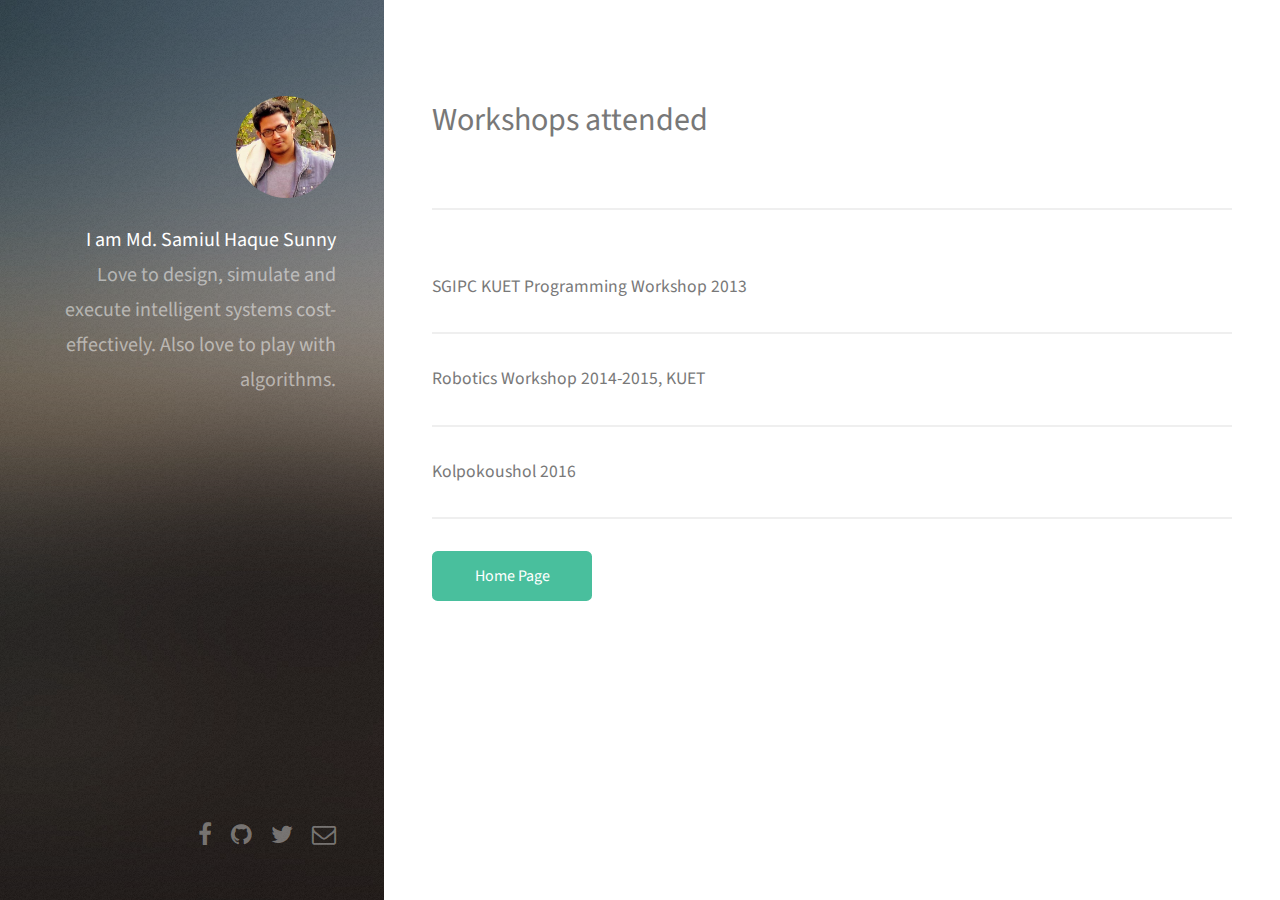
<file: workshops.html>
﻿<!DOCTYPE HTML>
<!--
	Strata by HTML5 UP
	html5up.net | @ajlkn
	Free for personal and commercial use under the CCA 3.0 license (html5up.net/license)
-->
<html>
	<head>
		<title>My Portfolio - Workshops</title>
		<meta charset="utf-8" />
		<meta name="viewport" content="width=device-width, initial-scale=1" />
		<!--[if lte IE 8]><script src="assets/js/ie/html5shiv.js"></script><![endif]-->
		<link rel="stylesheet" href="assets/css/main.css" />
		<!--[if lte IE 8]><link rel="stylesheet" href="assets/css/ie8.css" /><![endif]-->
	</head>
	<body id="top">

		<!-- Header -->
			<header id="header">
				<div class="inner">
					<a href="index.html" class="image avatar"><img src="images/avatar.jpg" alt="" /></a>
                    <h1>
                        <strong>I am Md. Samiul Haque Sunny</strong>
                        <br />Love to design, simulate<br />
                        and execute intelligent systems <br /> cost-effectively.<br />
                        Also love to play with algorithms.
                    </h1>
				</div>
			</header>

		<!-- Main -->
			<div id="main">

				<!-- One -->
					<section id="one">
						<header class="major">
							<h2>Workshops attended</h2>
						</header>
						
					</section>

				<!-- Four -->
				
					<section id="four">
                        <section>
                            <h4>SGIPC KUET Programming Workshop 2013</h4>
                            <hr />
                            <h4>Robotics Workshop 2014-2015, KUET</h4>
                            <hr />
                            <h4>Kolpokoushol 2016</h4>
                            <hr />
                        </section>

						<section>
							
							<ul class="actions">
								<li><a href="index.html" class="button special">Home Page</a></li>
								
							</ul>
						</section>

					</section>
				

			</div>
            
		<!-- Footer -->
			<footer id="footer">
				<div class="inner">
					<ul class="icons">
                        <li><a href="https://www.facebook.com/samiul.h.sunny" target="_blank" class="icon fa-facebook"><span class="label">Facebook</span></a></li>
                        <li><a href="https://github.com/MdSamiulHaqueSunny" target="_blank" class="icon fa-github"><span class="label">Github</span></a></li>
                        <li><a href="#" target="_blank" class="icon fa-twitter"><span class="label">Twitter</span></a></li>
						<li><a href="mailto:mdshs31@gmail.com" class="icon fa-envelope-o"><span class="label">Email</span></a></li>
					</ul>
					
				</div>
			</footer>

		<!-- Scripts -->
			<script src="assets/js/jquery.min.js"></script>
			<script src="assets/js/jquery.poptrox.min.js"></script>
			<script src="assets/js/skel.min.js"></script>
			<script src="assets/js/util.js"></script>
			<!--[if lte IE 8]><script src="assets/js/ie/respond.min.js"></script><![endif]-->
			<script src="assets/js/main.js"></script>

	</body>
</html>
</file>
<file: assets/css/main.css>
@import url("font-awesome.min.css");
@import url("http://fonts.googleapis.com/css?family=Source+Sans+Pro:400,400italic");

/*
	Strata by HTML5 UP
	html5up.net | @ajlkn
	Free for personal and commercial use under the CCA 3.0 license (html5up.net/license)
*/

/* Reset */

	html, body, div, span, applet, object, iframe, h1, h2, h3, h4, h5, h6, p, blockquote, pre, a, abbr, acronym, address, big, cite, code, del, dfn, em, img, ins, kbd, q, s, samp, small, strike, strong, sub, sup, tt, var, b, u, i, center, dl, dt, dd, ol, ul, li, fieldset, form, label, legend, table, caption, tbody, tfoot, thead, tr, th, td, article, aside, canvas, details, embed, figure, figcaption, footer, header, hgroup, menu, nav, output, ruby, section, summary, time, mark, audio, video {
		margin: 0;
		padding: 0;
		border: 0;
		font-size: 100%;
		font: inherit;
		vertical-align: baseline;
	}

	article, aside, details, figcaption, figure, footer, header, hgroup, menu, nav, section {
		display: block;
	}

	body {
		line-height: 1;
	}

	ol, ul {
		list-style: none;
	}

	blockquote, q {
		quotes: none;
	}

	blockquote:before, blockquote:after, q:before, q:after {
		content: '';
		content: none;
	}

	table {
		border-collapse: collapse;
		border-spacing: 0;
	}

	body {
		-webkit-text-size-adjust: none;
	}

/* Box Model */

	*, *:before, *:after {
		-moz-box-sizing: border-box;
		-webkit-box-sizing: border-box;
		box-sizing: border-box;
	}

/* Containers */

	.container {
		margin-left: auto;
		margin-right: auto;
	}

	.container.\31 25\25 {
		width: 100%;
		max-width: 1200px;
		min-width: 960px;
	}

	.container.\37 5\25 {
		width: 720px;
	}

	.container.\35 0\25 {
		width: 480px;
	}

	.container.\32 5\25 {
		width: 240px;
	}

	.container {
		width: 960px;
	}

	@media screen and (max-width: 1800px) {

		.container.\31 25\25 {
			width: 100%;
			max-width: 1200px;
			min-width: 960px;
		}

		.container.\37 5\25 {
			width: 720px;
		}

		.container.\35 0\25 {
			width: 480px;
		}

		.container.\32 5\25 {
			width: 240px;
		}

		.container {
			width: 960px;
		}

	}

	@media screen and (max-width: 1280px) {

		.container.\31 25\25 {
			width: 100%;
			max-width: 1200px;
			min-width: 960px;
		}

		.container.\37 5\25 {
			width: 720px;
		}

		.container.\35 0\25 {
			width: 480px;
		}

		.container.\32 5\25 {
			width: 240px;
		}

		.container {
			width: 960px;
		}

	}

	@media screen and (max-width: 980px) {

		.container.\31 25\25 {
			width: 100%;
			max-width: 1200px;
			min-width: 960px;
		}

		.container.\37 5\25 {
			width: 720px;
		}

		.container.\35 0\25 {
			width: 480px;
		}

		.container.\32 5\25 {
			width: 240px;
		}

		.container {
			width: 960px;
		}

	}

	@media screen and (max-width: 736px) {

		.container.\31 25\25 {
			width: 100%;
			max-width: 1200px;
			min-width: 960px;
		}

		.container.\37 5\25 {
			width: 720px;
		}

		.container.\35 0\25 {
			width: 480px;
		}

		.container.\32 5\25 {
			width: 240px;
		}

		.container {
			width: 960px;
		}

	}

	@media screen and (max-width: 480px) {

		.container.\31 25\25 {
			width: 100%;
			max-width: 1200px;
			min-width: 960px;
		}

		.container.\37 5\25 {
			width: 720px;
		}

		.container.\35 0\25 {
			width: 480px;
		}

		.container.\32 5\25 {
			width: 240px;
		}

		.container {
			width: 960px;
		}

	}

/* Grid */

	.row {
		border-bottom: solid 1px transparent;
		-moz-box-sizing: border-box;
		-webkit-box-sizing: border-box;
		box-sizing: border-box;
	}

	.row > * {
		float: left;
		-moz-box-sizing: border-box;
		-webkit-box-sizing: border-box;
		box-sizing: border-box;
	}

	.row:after, .row:before {
		content: '';
		display: block;
		clear: both;
		height: 0;
	}

	.row.uniform > * > :first-child {
		margin-top: 0;
	}

	.row.uniform > * > :last-child {
		margin-bottom: 0;
	}

	.row.\30 \25 > * {
		padding: 0 0 0 0em;
	}

	.row.\30 \25 {
		margin: 0 0 -1px 0em;
	}

	.row.uniform.\30 \25 > * {
		padding: 0em 0 0 0em;
	}

	.row.uniform.\30 \25 {
		margin: 0em 0 -1px 0em;
	}

	.row > * {
		padding: 0 0 0 2.5em;
	}

	.row {
		margin: 0 0 -1px -2.5em;
	}

	.row.uniform > * {
		padding: 2.5em 0 0 2.5em;
	}

	.row.uniform {
		margin: -2.5em 0 -1px -2.5em;
	}

	.row.\32 00\25 > * {
		padding: 0 0 0 5em;
	}

	.row.\32 00\25 {
		margin: 0 0 -1px -5em;
	}

	.row.uniform.\32 00\25 > * {
		padding: 5em 0 0 5em;
	}

	.row.uniform.\32 00\25 {
		margin: -5em 0 -1px -5em;
	}

	.row.\31 50\25 > * {
		padding: 0 0 0 3.75em;
	}

	.row.\31 50\25 {
		margin: 0 0 -1px -3.75em;
	}

	.row.uniform.\31 50\25 > * {
		padding: 3.75em 0 0 3.75em;
	}

	.row.uniform.\31 50\25 {
		margin: -3.75em 0 -1px -3.75em;
	}

	.row.\35 0\25 > * {
		padding: 0 0 0 1.25em;
	}

	.row.\35 0\25 {
		margin: 0 0 -1px -1.25em;
	}

	.row.uniform.\35 0\25 > * {
		padding: 1.25em 0 0 1.25em;
	}

	.row.uniform.\35 0\25 {
		margin: -1.25em 0 -1px -1.25em;
	}

	.row.\32 5\25 > * {
		padding: 0 0 0 0.625em;
	}

	.row.\32 5\25 {
		margin: 0 0 -1px -0.625em;
	}

	.row.uniform.\32 5\25 > * {
		padding: 0.625em 0 0 0.625em;
	}

	.row.uniform.\32 5\25 {
		margin: -0.625em 0 -1px -0.625em;
	}

	.\31 2u, .\31 2u\24 {
		width: 100%;
		clear: none;
		margin-left: 0;
	}

	.\31 1u, .\31 1u\24 {
		width: 91.6666666667%;
		clear: none;
		margin-left: 0;
	}

	.\31 0u, .\31 0u\24 {
		width: 83.3333333333%;
		clear: none;
		margin-left: 0;
	}

	.\39 u, .\39 u\24 {
		width: 75%;
		clear: none;
		margin-left: 0;
	}

	.\38 u, .\38 u\24 {
		width: 66.6666666667%;
		clear: none;
		margin-left: 0;
	}

	.\37 u, .\37 u\24 {
		width: 58.3333333333%;
		clear: none;
		margin-left: 0;
	}

	.\36 u, .\36 u\24 {
		width: 50%;
		clear: none;
		margin-left: 0;
	}

	.\35 u, .\35 u\24 {
		width: 41.6666666667%;
		clear: none;
		margin-left: 0;
	}

	.\34 u, .\34 u\24 {
		width: 33.3333333333%;
		clear: none;
		margin-left: 0;
	}

	.\33 u, .\33 u\24 {
		width: 25%;
		clear: none;
		margin-left: 0;
	}

	.\32 u, .\32 u\24 {
		width: 16.6666666667%;
		clear: none;
		margin-left: 0;
	}

	.\31 u, .\31 u\24 {
		width: 8.3333333333%;
		clear: none;
		margin-left: 0;
	}

	.\31 2u\24 + *,
	.\31 1u\24 + *,
	.\31 0u\24 + *,
	.\39 u\24 + *,
	.\38 u\24 + *,
	.\37 u\24 + *,
	.\36 u\24 + *,
	.\35 u\24 + *,
	.\34 u\24 + *,
	.\33 u\24 + *,
	.\32 u\24 + *,
	.\31 u\24 + * {
		clear: left;
	}

	.\-11u {
		margin-left: 91.66667%;
	}

	.\-10u {
		margin-left: 83.33333%;
	}

	.\-9u {
		margin-left: 75%;
	}

	.\-8u {
		margin-left: 66.66667%;
	}

	.\-7u {
		margin-left: 58.33333%;
	}

	.\-6u {
		margin-left: 50%;
	}

	.\-5u {
		margin-left: 41.66667%;
	}

	.\-4u {
		margin-left: 33.33333%;
	}

	.\-3u {
		margin-left: 25%;
	}

	.\-2u {
		margin-left: 16.66667%;
	}

	.\-1u {
		margin-left: 8.33333%;
	}

	@media screen and (max-width: 1800px) {

		.row > * {
			padding: 0 0 0 2.5em;
		}

		.row {
			margin: 0 0 -1px -2.5em;
		}

		.row.uniform > * {
			padding: 2.5em 0 0 2.5em;
		}

		.row.uniform {
			margin: -2.5em 0 -1px -2.5em;
		}

		.row.\32 00\25 > * {
			padding: 0 0 0 5em;
		}

		.row.\32 00\25 {
			margin: 0 0 -1px -5em;
		}

		.row.uniform.\32 00\25 > * {
			padding: 5em 0 0 5em;
		}

		.row.uniform.\32 00\25 {
			margin: -5em 0 -1px -5em;
		}

		.row.\31 50\25 > * {
			padding: 0 0 0 3.75em;
		}

		.row.\31 50\25 {
			margin: 0 0 -1px -3.75em;
		}

		.row.uniform.\31 50\25 > * {
			padding: 3.75em 0 0 3.75em;
		}

		.row.uniform.\31 50\25 {
			margin: -3.75em 0 -1px -3.75em;
		}

		.row.\35 0\25 > * {
			padding: 0 0 0 1.25em;
		}

		.row.\35 0\25 {
			margin: 0 0 -1px -1.25em;
		}

		.row.uniform.\35 0\25 > * {
			padding: 1.25em 0 0 1.25em;
		}

		.row.uniform.\35 0\25 {
			margin: -1.25em 0 -1px -1.25em;
		}

		.row.\32 5\25 > * {
			padding: 0 0 0 0.625em;
		}

		.row.\32 5\25 {
			margin: 0 0 -1px -0.625em;
		}

		.row.uniform.\32 5\25 > * {
			padding: 0.625em 0 0 0.625em;
		}

		.row.uniform.\32 5\25 {
			margin: -0.625em 0 -1px -0.625em;
		}

		.\31 2u\28xlarge\29, .\31 2u\24\28xlarge\29 {
			width: 100%;
			clear: none;
			margin-left: 0;
		}

		.\31 1u\28xlarge\29, .\31 1u\24\28xlarge\29 {
			width: 91.6666666667%;
			clear: none;
			margin-left: 0;
		}

		.\31 0u\28xlarge\29, .\31 0u\24\28xlarge\29 {
			width: 83.3333333333%;
			clear: none;
			margin-left: 0;
		}

		.\39 u\28xlarge\29, .\39 u\24\28xlarge\29 {
			width: 75%;
			clear: none;
			margin-left: 0;
		}

		.\38 u\28xlarge\29, .\38 u\24\28xlarge\29 {
			width: 66.6666666667%;
			clear: none;
			margin-left: 0;
		}

		.\37 u\28xlarge\29, .\37 u\24\28xlarge\29 {
			width: 58.3333333333%;
			clear: none;
			margin-left: 0;
		}

		.\36 u\28xlarge\29, .\36 u\24\28xlarge\29 {
			width: 50%;
			clear: none;
			margin-left: 0;
		}

		.\35 u\28xlarge\29, .\35 u\24\28xlarge\29 {
			width: 41.6666666667%;
			clear: none;
			margin-left: 0;
		}

		.\34 u\28xlarge\29, .\34 u\24\28xlarge\29 {
			width: 33.3333333333%;
			clear: none;
			margin-left: 0;
		}

		.\33 u\28xlarge\29, .\33 u\24\28xlarge\29 {
			width: 25%;
			clear: none;
			margin-left: 0;
		}

		.\32 u\28xlarge\29, .\32 u\24\28xlarge\29 {
			width: 16.6666666667%;
			clear: none;
			margin-left: 0;
		}

		.\31 u\28xlarge\29, .\31 u\24\28xlarge\29 {
			width: 8.3333333333%;
			clear: none;
			margin-left: 0;
		}

		.\31 2u\24\28xlarge\29 + *,
		.\31 1u\24\28xlarge\29 + *,
		.\31 0u\24\28xlarge\29 + *,
		.\39 u\24\28xlarge\29 + *,
		.\38 u\24\28xlarge\29 + *,
		.\37 u\24\28xlarge\29 + *,
		.\36 u\24\28xlarge\29 + *,
		.\35 u\24\28xlarge\29 + *,
		.\34 u\24\28xlarge\29 + *,
		.\33 u\24\28xlarge\29 + *,
		.\32 u\24\28xlarge\29 + *,
		.\31 u\24\28xlarge\29 + * {
			clear: left;
		}

		.\-11u\28xlarge\29 {
			margin-left: 91.66667%;
		}

		.\-10u\28xlarge\29 {
			margin-left: 83.33333%;
		}

		.\-9u\28xlarge\29 {
			margin-left: 75%;
		}

		.\-8u\28xlarge\29 {
			margin-left: 66.66667%;
		}

		.\-7u\28xlarge\29 {
			margin-left: 58.33333%;
		}

		.\-6u\28xlarge\29 {
			margin-left: 50%;
		}

		.\-5u\28xlarge\29 {
			margin-left: 41.66667%;
		}

		.\-4u\28xlarge\29 {
			margin-left: 33.33333%;
		}

		.\-3u\28xlarge\29 {
			margin-left: 25%;
		}

		.\-2u\28xlarge\29 {
			margin-left: 16.66667%;
		}

		.\-1u\28xlarge\29 {
			margin-left: 8.33333%;
		}

	}

	@media screen and (max-width: 1280px) {

		.row > * {
			padding: 0 0 0 2em;
		}

		.row {
			margin: 0 0 -1px -2em;
		}

		.row.uniform > * {
			padding: 2em 0 0 2em;
		}

		.row.uniform {
			margin: -2em 0 -1px -2em;
		}

		.row.\32 00\25 > * {
			padding: 0 0 0 4em;
		}

		.row.\32 00\25 {
			margin: 0 0 -1px -4em;
		}

		.row.uniform.\32 00\25 > * {
			padding: 4em 0 0 4em;
		}

		.row.uniform.\32 00\25 {
			margin: -4em 0 -1px -4em;
		}

		.row.\31 50\25 > * {
			padding: 0 0 0 3em;
		}

		.row.\31 50\25 {
			margin: 0 0 -1px -3em;
		}

		.row.uniform.\31 50\25 > * {
			padding: 3em 0 0 3em;
		}

		.row.uniform.\31 50\25 {
			margin: -3em 0 -1px -3em;
		}

		.row.\35 0\25 > * {
			padding: 0 0 0 1em;
		}

		.row.\35 0\25 {
			margin: 0 0 -1px -1em;
		}

		.row.uniform.\35 0\25 > * {
			padding: 1em 0 0 1em;
		}

		.row.uniform.\35 0\25 {
			margin: -1em 0 -1px -1em;
		}

		.row.\32 5\25 > * {
			padding: 0 0 0 0.5em;
		}

		.row.\32 5\25 {
			margin: 0 0 -1px -0.5em;
		}

		.row.uniform.\32 5\25 > * {
			padding: 0.5em 0 0 0.5em;
		}

		.row.uniform.\32 5\25 {
			margin: -0.5em 0 -1px -0.5em;
		}

		.\31 2u\28large\29, .\31 2u\24\28large\29 {
			width: 100%;
			clear: none;
			margin-left: 0;
		}

		.\31 1u\28large\29, .\31 1u\24\28large\29 {
			width: 91.6666666667%;
			clear: none;
			margin-left: 0;
		}

		.\31 0u\28large\29, .\31 0u\24\28large\29 {
			width: 83.3333333333%;
			clear: none;
			margin-left: 0;
		}

		.\39 u\28large\29, .\39 u\24\28large\29 {
			width: 75%;
			clear: none;
			margin-left: 0;
		}

		.\38 u\28large\29, .\38 u\24\28large\29 {
			width: 66.6666666667%;
			clear: none;
			margin-left: 0;
		}

		.\37 u\28large\29, .\37 u\24\28large\29 {
			width: 58.3333333333%;
			clear: none;
			margin-left: 0;
		}

		.\36 u\28large\29, .\36 u\24\28large\29 {
			width: 50%;
			clear: none;
			margin-left: 0;
		}

		.\35 u\28large\29, .\35 u\24\28large\29 {
			width: 41.6666666667%;
			clear: none;
			margin-left: 0;
		}

		.\34 u\28large\29, .\34 u\24\28large\29 {
			width: 33.3333333333%;
			clear: none;
			margin-left: 0;
		}

		.\33 u\28large\29, .\33 u\24\28large\29 {
			width: 25%;
			clear: none;
			margin-left: 0;
		}

		.\32 u\28large\29, .\32 u\24\28large\29 {
			width: 16.6666666667%;
			clear: none;
			margin-left: 0;
		}

		.\31 u\28large\29, .\31 u\24\28large\29 {
			width: 8.3333333333%;
			clear: none;
			margin-left: 0;
		}

		.\31 2u\24\28large\29 + *,
		.\31 1u\24\28large\29 + *,
		.\31 0u\24\28large\29 + *,
		.\39 u\24\28large\29 + *,
		.\38 u\24\28large\29 + *,
		.\37 u\24\28large\29 + *,
		.\36 u\24\28large\29 + *,
		.\35 u\24\28large\29 + *,
		.\34 u\24\28large\29 + *,
		.\33 u\24\28large\29 + *,
		.\32 u\24\28large\29 + *,
		.\31 u\24\28large\29 + * {
			clear: left;
		}

		.\-11u\28large\29 {
			margin-left: 91.66667%;
		}

		.\-10u\28large\29 {
			margin-left: 83.33333%;
		}

		.\-9u\28large\29 {
			margin-left: 75%;
		}

		.\-8u\28large\29 {
			margin-left: 66.66667%;
		}

		.\-7u\28large\29 {
			margin-left: 58.33333%;
		}

		.\-6u\28large\29 {
			margin-left: 50%;
		}

		.\-5u\28large\29 {
			margin-left: 41.66667%;
		}

		.\-4u\28large\29 {
			margin-left: 33.33333%;
		}

		.\-3u\28large\29 {
			margin-left: 25%;
		}

		.\-2u\28large\29 {
			margin-left: 16.66667%;
		}

		.\-1u\28large\29 {
			margin-left: 8.33333%;
		}

	}

	@media screen and (max-width: 980px) {

		.row > * {
			padding: 0 0 0 2em;
		}

		.row {
			margin: 0 0 -1px -2em;
		}

		.row.uniform > * {
			padding: 2em 0 0 2em;
		}

		.row.uniform {
			margin: -2em 0 -1px -2em;
		}

		.row.\32 00\25 > * {
			padding: 0 0 0 4em;
		}

		.row.\32 00\25 {
			margin: 0 0 -1px -4em;
		}

		.row.uniform.\32 00\25 > * {
			padding: 4em 0 0 4em;
		}

		.row.uniform.\32 00\25 {
			margin: -4em 0 -1px -4em;
		}

		.row.\31 50\25 > * {
			padding: 0 0 0 3em;
		}

		.row.\31 50\25 {
			margin: 0 0 -1px -3em;
		}

		.row.uniform.\31 50\25 > * {
			padding: 3em 0 0 3em;
		}

		.row.uniform.\31 50\25 {
			margin: -3em 0 -1px -3em;
		}

		.row.\35 0\25 > * {
			padding: 0 0 0 1em;
		}

		.row.\35 0\25 {
			margin: 0 0 -1px -1em;
		}

		.row.uniform.\35 0\25 > * {
			padding: 1em 0 0 1em;
		}

		.row.uniform.\35 0\25 {
			margin: -1em 0 -1px -1em;
		}

		.row.\32 5\25 > * {
			padding: 0 0 0 0.5em;
		}

		.row.\32 5\25 {
			margin: 0 0 -1px -0.5em;
		}

		.row.uniform.\32 5\25 > * {
			padding: 0.5em 0 0 0.5em;
		}

		.row.uniform.\32 5\25 {
			margin: -0.5em 0 -1px -0.5em;
		}

		.\31 2u\28medium\29, .\31 2u\24\28medium\29 {
			width: 100%;
			clear: none;
			margin-left: 0;
		}

		.\31 1u\28medium\29, .\31 1u\24\28medium\29 {
			width: 91.6666666667%;
			clear: none;
			margin-left: 0;
		}

		.\31 0u\28medium\29, .\31 0u\24\28medium\29 {
			width: 83.3333333333%;
			clear: none;
			margin-left: 0;
		}

		.\39 u\28medium\29, .\39 u\24\28medium\29 {
			width: 75%;
			clear: none;
			margin-left: 0;
		}

		.\38 u\28medium\29, .\38 u\24\28medium\29 {
			width: 66.6666666667%;
			clear: none;
			margin-left: 0;
		}

		.\37 u\28medium\29, .\37 u\24\28medium\29 {
			width: 58.3333333333%;
			clear: none;
			margin-left: 0;
		}

		.\36 u\28medium\29, .\36 u\24\28medium\29 {
			width: 50%;
			clear: none;
			margin-left: 0;
		}

		.\35 u\28medium\29, .\35 u\24\28medium\29 {
			width: 41.6666666667%;
			clear: none;
			margin-left: 0;
		}

		.\34 u\28medium\29, .\34 u\24\28medium\29 {
			width: 33.3333333333%;
			clear: none;
			margin-left: 0;
		}

		.\33 u\28medium\29, .\33 u\24\28medium\29 {
			width: 25%;
			clear: none;
			margin-left: 0;
		}

		.\32 u\28medium\29, .\32 u\24\28medium\29 {
			width: 16.6666666667%;
			clear: none;
			margin-left: 0;
		}

		.\31 u\28medium\29, .\31 u\24\28medium\29 {
			width: 8.3333333333%;
			clear: none;
			margin-left: 0;
		}

		.\31 2u\24\28medium\29 + *,
		.\31 1u\24\28medium\29 + *,
		.\31 0u\24\28medium\29 + *,
		.\39 u\24\28medium\29 + *,
		.\38 u\24\28medium\29 + *,
		.\37 u\24\28medium\29 + *,
		.\36 u\24\28medium\29 + *,
		.\35 u\24\28medium\29 + *,
		.\34 u\24\28medium\29 + *,
		.\33 u\24\28medium\29 + *,
		.\32 u\24\28medium\29 + *,
		.\31 u\24\28medium\29 + * {
			clear: left;
		}

		.\-11u\28medium\29 {
			margin-left: 91.66667%;
		}

		.\-10u\28medium\29 {
			margin-left: 83.33333%;
		}

		.\-9u\28medium\29 {
			margin-left: 75%;
		}

		.\-8u\28medium\29 {
			margin-left: 66.66667%;
		}

		.\-7u\28medium\29 {
			margin-left: 58.33333%;
		}

		.\-6u\28medium\29 {
			margin-left: 50%;
		}

		.\-5u\28medium\29 {
			margin-left: 41.66667%;
		}

		.\-4u\28medium\29 {
			margin-left: 33.33333%;
		}

		.\-3u\28medium\29 {
			margin-left: 25%;
		}

		.\-2u\28medium\29 {
			margin-left: 16.66667%;
		}

		.\-1u\28medium\29 {
			margin-left: 8.33333%;
		}

	}

	@media screen and (max-width: 736px) {

		.row > * {
			padding: 0 0 0 1.5em;
		}

		.row {
			margin: 0 0 -1px -1.5em;
		}

		.row.uniform > * {
			padding: 1.5em 0 0 1.5em;
		}

		.row.uniform {
			margin: -1.5em 0 -1px -1.5em;
		}

		.row.\32 00\25 > * {
			padding: 0 0 0 3em;
		}

		.row.\32 00\25 {
			margin: 0 0 -1px -3em;
		}

		.row.uniform.\32 00\25 > * {
			padding: 3em 0 0 3em;
		}

		.row.uniform.\32 00\25 {
			margin: -3em 0 -1px -3em;
		}

		.row.\31 50\25 > * {
			padding: 0 0 0 2.25em;
		}

		.row.\31 50\25 {
			margin: 0 0 -1px -2.25em;
		}

		.row.uniform.\31 50\25 > * {
			padding: 2.25em 0 0 2.25em;
		}

		.row.uniform.\31 50\25 {
			margin: -2.25em 0 -1px -2.25em;
		}

		.row.\35 0\25 > * {
			padding: 0 0 0 0.75em;
		}

		.row.\35 0\25 {
			margin: 0 0 -1px -0.75em;
		}

		.row.uniform.\35 0\25 > * {
			padding: 0.75em 0 0 0.75em;
		}

		.row.uniform.\35 0\25 {
			margin: -0.75em 0 -1px -0.75em;
		}

		.row.\32 5\25 > * {
			padding: 0 0 0 0.375em;
		}

		.row.\32 5\25 {
			margin: 0 0 -1px -0.375em;
		}

		.row.uniform.\32 5\25 > * {
			padding: 0.375em 0 0 0.375em;
		}

		.row.uniform.\32 5\25 {
			margin: -0.375em 0 -1px -0.375em;
		}

		.\31 2u\28small\29, .\31 2u\24\28small\29 {
			width: 100%;
			clear: none;
			margin-left: 0;
		}

		.\31 1u\28small\29, .\31 1u\24\28small\29 {
			width: 91.6666666667%;
			clear: none;
			margin-left: 0;
		}

		.\31 0u\28small\29, .\31 0u\24\28small\29 {
			width: 83.3333333333%;
			clear: none;
			margin-left: 0;
		}

		.\39 u\28small\29, .\39 u\24\28small\29 {
			width: 75%;
			clear: none;
			margin-left: 0;
		}

		.\38 u\28small\29, .\38 u\24\28small\29 {
			width: 66.6666666667%;
			clear: none;
			margin-left: 0;
		}

		.\37 u\28small\29, .\37 u\24\28small\29 {
			width: 58.3333333333%;
			clear: none;
			margin-left: 0;
		}

		.\36 u\28small\29, .\36 u\24\28small\29 {
			width: 50%;
			clear: none;
			margin-left: 0;
		}

		.\35 u\28small\29, .\35 u\24\28small\29 {
			width: 41.6666666667%;
			clear: none;
			margin-left: 0;
		}

		.\34 u\28small\29, .\34 u\24\28small\29 {
			width: 33.3333333333%;
			clear: none;
			margin-left: 0;
		}

		.\33 u\28small\29, .\33 u\24\28small\29 {
			width: 25%;
			clear: none;
			margin-left: 0;
		}

		.\32 u\28small\29, .\32 u\24\28small\29 {
			width: 16.6666666667%;
			clear: none;
			margin-left: 0;
		}

		.\31 u\28small\29, .\31 u\24\28small\29 {
			width: 8.3333333333%;
			clear: none;
			margin-left: 0;
		}

		.\31 2u\24\28small\29 + *,
		.\31 1u\24\28small\29 + *,
		.\31 0u\24\28small\29 + *,
		.\39 u\24\28small\29 + *,
		.\38 u\24\28small\29 + *,
		.\37 u\24\28small\29 + *,
		.\36 u\24\28small\29 + *,
		.\35 u\24\28small\29 + *,
		.\34 u\24\28small\29 + *,
		.\33 u\24\28small\29 + *,
		.\32 u\24\28small\29 + *,
		.\31 u\24\28small\29 + * {
			clear: left;
		}

		.\-11u\28small\29 {
			margin-left: 91.66667%;
		}

		.\-10u\28small\29 {
			margin-left: 83.33333%;
		}

		.\-9u\28small\29 {
			margin-left: 75%;
		}

		.\-8u\28small\29 {
			margin-left: 66.66667%;
		}

		.\-7u\28small\29 {
			margin-left: 58.33333%;
		}

		.\-6u\28small\29 {
			margin-left: 50%;
		}

		.\-5u\28small\29 {
			margin-left: 41.66667%;
		}

		.\-4u\28small\29 {
			margin-left: 33.33333%;
		}

		.\-3u\28small\29 {
			margin-left: 25%;
		}

		.\-2u\28small\29 {
			margin-left: 16.66667%;
		}

		.\-1u\28small\29 {
			margin-left: 8.33333%;
		}

	}

	@media screen and (max-width: 480px) {

		.row > * {
			padding: 0 0 0 1.5em;
		}

		.row {
			margin: 0 0 -1px -1.5em;
		}

		.row.uniform > * {
			padding: 1.5em 0 0 1.5em;
		}

		.row.uniform {
			margin: -1.5em 0 -1px -1.5em;
		}

		.row.\32 00\25 > * {
			padding: 0 0 0 3em;
		}

		.row.\32 00\25 {
			margin: 0 0 -1px -3em;
		}

		.row.uniform.\32 00\25 > * {
			padding: 3em 0 0 3em;
		}

		.row.uniform.\32 00\25 {
			margin: -3em 0 -1px -3em;
		}

		.row.\31 50\25 > * {
			padding: 0 0 0 2.25em;
		}

		.row.\31 50\25 {
			margin: 0 0 -1px -2.25em;
		}

		.row.uniform.\31 50\25 > * {
			padding: 2.25em 0 0 2.25em;
		}

		.row.uniform.\31 50\25 {
			margin: -2.25em 0 -1px -2.25em;
		}

		.row.\35 0\25 > * {
			padding: 0 0 0 0.75em;
		}

		.row.\35 0\25 {
			margin: 0 0 -1px -0.75em;
		}

		.row.uniform.\35 0\25 > * {
			padding: 0.75em 0 0 0.75em;
		}

		.row.uniform.\35 0\25 {
			margin: -0.75em 0 -1px -0.75em;
		}

		.row.\32 5\25 > * {
			padding: 0 0 0 0.375em;
		}

		.row.\32 5\25 {
			margin: 0 0 -1px -0.375em;
		}

		.row.uniform.\32 5\25 > * {
			padding: 0.375em 0 0 0.375em;
		}

		.row.uniform.\32 5\25 {
			margin: -0.375em 0 -1px -0.375em;
		}

		.\31 2u\28xsmall\29, .\31 2u\24\28xsmall\29 {
			width: 100%;
			clear: none;
			margin-left: 0;
		}

		.\31 1u\28xsmall\29, .\31 1u\24\28xsmall\29 {
			width: 91.6666666667%;
			clear: none;
			margin-left: 0;
		}

		.\31 0u\28xsmall\29, .\31 0u\24\28xsmall\29 {
			width: 83.3333333333%;
			clear: none;
			margin-left: 0;
		}

		.\39 u\28xsmall\29, .\39 u\24\28xsmall\29 {
			width: 75%;
			clear: none;
			margin-left: 0;
		}

		.\38 u\28xsmall\29, .\38 u\24\28xsmall\29 {
			width: 66.6666666667%;
			clear: none;
			margin-left: 0;
		}

		.\37 u\28xsmall\29, .\37 u\24\28xsmall\29 {
			width: 58.3333333333%;
			clear: none;
			margin-left: 0;
		}

		.\36 u\28xsmall\29, .\36 u\24\28xsmall\29 {
			width: 50%;
			clear: none;
			margin-left: 0;
		}

		.\35 u\28xsmall\29, .\35 u\24\28xsmall\29 {
			width: 41.6666666667%;
			clear: none;
			margin-left: 0;
		}

		.\34 u\28xsmall\29, .\34 u\24\28xsmall\29 {
			width: 33.3333333333%;
			clear: none;
			margin-left: 0;
		}

		.\33 u\28xsmall\29, .\33 u\24\28xsmall\29 {
			width: 25%;
			clear: none;
			margin-left: 0;
		}

		.\32 u\28xsmall\29, .\32 u\24\28xsmall\29 {
			width: 16.6666666667%;
			clear: none;
			margin-left: 0;
		}

		.\31 u\28xsmall\29, .\31 u\24\28xsmall\29 {
			width: 8.3333333333%;
			clear: none;
			margin-left: 0;
		}

		.\31 2u\24\28xsmall\29 + *,
		.\31 1u\24\28xsmall\29 + *,
		.\31 0u\24\28xsmall\29 + *,
		.\39 u\24\28xsmall\29 + *,
		.\38 u\24\28xsmall\29 + *,
		.\37 u\24\28xsmall\29 + *,
		.\36 u\24\28xsmall\29 + *,
		.\35 u\24\28xsmall\29 + *,
		.\34 u\24\28xsmall\29 + *,
		.\33 u\24\28xsmall\29 + *,
		.\32 u\24\28xsmall\29 + *,
		.\31 u\24\28xsmall\29 + * {
			clear: left;
		}

		.\-11u\28xsmall\29 {
			margin-left: 91.66667%;
		}

		.\-10u\28xsmall\29 {
			margin-left: 83.33333%;
		}

		.\-9u\28xsmall\29 {
			margin-left: 75%;
		}

		.\-8u\28xsmall\29 {
			margin-left: 66.66667%;
		}

		.\-7u\28xsmall\29 {
			margin-left: 58.33333%;
		}

		.\-6u\28xsmall\29 {
			margin-left: 50%;
		}

		.\-5u\28xsmall\29 {
			margin-left: 41.66667%;
		}

		.\-4u\28xsmall\29 {
			margin-left: 33.33333%;
		}

		.\-3u\28xsmall\29 {
			margin-left: 25%;
		}

		.\-2u\28xsmall\29 {
			margin-left: 16.66667%;
		}

		.\-1u\28xsmall\29 {
			margin-left: 8.33333%;
		}

	}

/* Basic */

	body {
		background: #fff;
	}

		body.is-loading *, body.is-loading *:before, body.is-loading *:after {
			-moz-animation: none !important;
			-webkit-animation: none !important;
			-ms-animation: none !important;
			animation: none !important;
			-moz-transition: none !important;
			-webkit-transition: none !important;
			-ms-transition: none !important;
			transition: none !important;
		}

	body, input, select, textarea {
		color: #a2a2a2;
		font-family: "Source Sans Pro", Helvetica, sans-serif;
		font-size: 16pt;
		font-weight: 400;
		line-height: 1.75em;
	}

	a {
		-moz-transition: color 0.2s ease-in-out, border-color 0.2s ease-in-out;
		-webkit-transition: color 0.2s ease-in-out, border-color 0.2s ease-in-out;
		-ms-transition: color 0.2s ease-in-out, border-color 0.2s ease-in-out;
		transition: color 0.2s ease-in-out, border-color 0.2s ease-in-out;
		border-bottom: dotted 1px;
		color: #49bf9d;
		text-decoration: none;
	}

		a:hover {
			border-bottom-color: transparent;
			color: #49bf9d !important;
			text-decoration: none;
		}

	strong, b {
		color: #787878;
		font-weight: 400;
	}

	em, i {
		font-style: italic;
	}

	p {
		margin: 0 0 2em 0;
	}

	h1, h2, h3, h4, h5, h6 {
		color: #787878;
		font-weight: 400;
		line-height: 1em;
		margin: 0 0 1em 0;
	}

		h1 a, h2 a, h3 a, h4 a, h5 a, h6 a {
			color: inherit;
			text-decoration: none;
		}

	h1 {
		font-size: 2em;
		line-height: 1.5em;
	}

	h2 {
		font-size: 1.5em;
		line-height: 1.5em;
	}

	h3 {
		font-size: 1.25em;
		line-height: 1.5em;
	}

	h4 {
		font-size: 1.1em;
		line-height: 1.5em;
	}

	h5 {
		font-size: 0.9em;
		line-height: 1.5em;
	}

	h6 {
		font-size: 0.7em;
		line-height: 1.5em;
	}

	sub {
		font-size: 0.8em;
		position: relative;
		top: 0.5em;
	}

	sup {
		font-size: 0.8em;
		position: relative;
		top: -0.5em;
	}

	hr {
		border: 0;
		border-bottom: solid 2px #efefef;
		margin: 2em 0;
	}

		hr.major {
			margin: 3em 0;
		}

	blockquote {
		border-left: solid 6px #efefef;
		font-style: italic;
		margin: 0 0 2em 0;
		padding: 0.5em 0 0.5em 1.5em;
	}

	code {
		background: #f7f7f7;
		border-radius: 0.35em;
		border: solid 2px #efefef;
		font-family: "Courier New", monospace;
		font-size: 0.9em;
		margin: 0 0.25em;
		padding: 0.25em 0.65em;
	}

	pre {
		-webkit-overflow-scrolling: touch;
		font-family: "Courier New", monospace;
		font-size: 0.9em;
		margin: 0 0 2em 0;
	}

		pre code {
			display: block;
			line-height: 1.75em;
			padding: 1em 1.5em;
			overflow-x: auto;
		}

	.align-left {
		text-align: left;
	}

	.align-center {
		text-align: center;
	}

	.align-right {
		text-align: right;
	}

/* Section/Article */

	section.special, article.special {
		text-align: center;
	}

	header p {
		color: #b2b2b2;
		position: relative;
		margin: 0 0 1.5em 0;
	}

	header h2 + p {
		font-size: 1.25em;
		margin-top: -1em;
		line-height: 1.5em;
	}

	header h3 + p {
		font-size: 1.1em;
		margin-top: -0.8em;
		line-height: 1.5em;
	}

	header h4 + p,
	header h5 + p,
	header h6 + p {
		font-size: 0.9em;
		margin-top: -0.6em;
		line-height: 1.5em;
	}

	header.major h2 {
		font-size: 2em;
	}

/* Form */

	form {
		margin: 0 0 2em 0;
	}

	label {
		color: #787878;
		display: block;
		font-size: 0.9em;
		font-weight: 400;
		margin: 0 0 1em 0;
	}

	input[type="text"],
	input[type="password"],
	input[type="email"],
	select,
	textarea {
		-moz-appearance: none;
		-webkit-appearance: none;
		-ms-appearance: none;
		appearance: none;
		background: #f7f7f7;
		border-radius: 0.35em;
		border: solid 2px transparent;
		color: inherit;
		display: block;
		outline: 0;
		padding: 0 0.75em;
		text-decoration: none;
		width: 100%;
	}

		input[type="text"]:invalid,
		input[type="password"]:invalid,
		input[type="email"]:invalid,
		select:invalid,
		textarea:invalid {
			box-shadow: none;
		}

		input[type="text"]:focus,
		input[type="password"]:focus,
		input[type="email"]:focus,
		select:focus,
		textarea:focus {
			border-color: #49bf9d;
		}

	.select-wrapper {
		text-decoration: none;
		display: block;
		position: relative;
	}

		.select-wrapper:before {
			-moz-osx-font-smoothing: grayscale;
			-webkit-font-smoothing: antialiased;
			font-family: FontAwesome;
			font-style: normal;
			font-weight: normal;
			text-transform: none !important;
		}

		.select-wrapper:before {
			color: #dfdfdf;
			content: '\f078';
			display: block;
			height: 2.75em;
			line-height: 2.75em;
			pointer-events: none;
			position: absolute;
			right: 0;
			text-align: center;
			top: 0;
			width: 2.75em;
		}

		.select-wrapper select::-ms-expand {
			display: none;
		}

	input[type="text"],
	input[type="password"],
	input[type="email"],
	select {
		height: 2.75em;
	}

	textarea {
		padding: 0.75em;
	}

	input[type="checkbox"],
	input[type="radio"] {
		-moz-appearance: none;
		-webkit-appearance: none;
		-ms-appearance: none;
		appearance: none;
		display: block;
		float: left;
		margin-right: -2em;
		opacity: 0;
		width: 1em;
		z-index: -1;
	}

		input[type="checkbox"] + label,
		input[type="radio"] + label {
			text-decoration: none;
			color: #a2a2a2;
			cursor: pointer;
			display: inline-block;
			font-size: 1em;
			font-weight: 400;
			padding-left: 2.4em;
			padding-right: 0.75em;
			position: relative;
		}

			input[type="checkbox"] + label:before,
			input[type="radio"] + label:before {
				-moz-osx-font-smoothing: grayscale;
				-webkit-font-smoothing: antialiased;
				font-family: FontAwesome;
				font-style: normal;
				font-weight: normal;
				text-transform: none !important;
			}

			input[type="checkbox"] + label:before,
			input[type="radio"] + label:before {
				background: #f7f7f7;
				border-radius: 0.35em;
				border: solid 2px transparent;
				content: '';
				display: inline-block;
				height: 1.65em;
				left: 0;
				line-height: 1.58125em;
				position: absolute;
				text-align: center;
				top: 0;
				width: 1.65em;
			}

		input[type="checkbox"]:checked + label:before,
		input[type="radio"]:checked + label:before {
			background: #787878;
			border-color: #787878;
			color: #fff;
			content: '\f00c';
		}

		input[type="checkbox"]:focus + label:before,
		input[type="radio"]:focus + label:before {
			border-color: #49bf9d;
		}

	input[type="checkbox"] + label:before {
		border-radius: 0.35em;
	}

	input[type="radio"] + label:before {
		border-radius: 100%;
	}

	::-webkit-input-placeholder {
		color: #b2b2b2 !important;
		opacity: 1.0;
	}

	:-moz-placeholder {
		color: #b2b2b2 !important;
		opacity: 1.0;
	}

	::-moz-placeholder {
		color: #b2b2b2 !important;
		opacity: 1.0;
	}

	:-ms-input-placeholder {
		color: #b2b2b2 !important;
		opacity: 1.0;
	}

	.formerize-placeholder {
		color: #b2b2b2 !important;
		opacity: 1.0;
	}

/* Box */

	.box {
		border-radius: 0.35em;
		border: solid 2px #efefef;
		margin-bottom: 2em;
		padding: 1.5em;
	}

		.box > :last-child,
		.box > :last-child > :last-child,
		.box > :last-child > :last-child > :last-child {
			margin-bottom: 0;
		}

		.box.alt {
			border: 0;
			border-radius: 0;
			padding: 0;
		}

/* Icon */

	.icon {
		text-decoration: none;
		border-bottom: none;
		position: relative;
	}

		.icon:before {
			-moz-osx-font-smoothing: grayscale;
			-webkit-font-smoothing: antialiased;
			font-family: FontAwesome;
			font-style: normal;
			font-weight: normal;
			text-transform: none !important;
		}

		.icon > .label {
			display: none;
		}

/* Image */

    .imf {
        border-radius: 0.35em;
        border:0;
    } 

	.image {
		border-radius: 0.35em;
		border: 0;
		display: inline-block;
		position: relative;
	}

		.image:before {
			-moz-transition: opacity 0.2s ease-in-out;
			-webkit-transition: opacity 0.2s ease-in-out;
			-ms-transition: opacity 0.2s ease-in-out;
			transition: opacity 0.2s ease-in-out;
			background: url("images/overlay.png");
			border-radius: 0.35em;
			content: '';
			display: block;
			height: 100%;
			left: 0;
			opacity: 0.5;
			position: absolute;
			top: 0;
			width: 100%;
		}

		.image.thumb {
			text-align: center;
		}

			.image.thumb:after {
				-moz-transition: opacity 0.2s ease-in-out;
				-webkit-transition: opacity 0.2s ease-in-out;
				-ms-transition: opacity 0.2s ease-in-out;
				transition: opacity 0.2s ease-in-out;
				border-radius: 0.35em;
				border: solid 3px rgba(255, 255, 255, 0.5);
				color: #fff;
				content: 'View';
				display: inline-block;
				font-size: 0.8em;
				font-weight: 400;
				left: 50%;
				line-height: 2.25em;
				margin: -1.25em 0 0 -3em;
				opacity: 0;
				padding: 0 1.5em;
				position: absolute;
				text-align: center;
				text-decoration: none;
				top: 50%;
				white-space: nowrap;
			}

			.image.thumb:hover:after {
				opacity: 1.0;
			}

			.image.thumb:hover:before {
				background: url("images/overlay.png"), url("images/overlay.png");
				opacity: 1.0;
			}

		.image img {
			border-radius: 0.35em;
			display: block;
		}

		.image.left {
			float: left;
			margin: 0 1.5em 1em 0;
			top: 0.25em;
		}

		.image.right {
			float: right;
			margin: 0 0 1em 1.5em;
			top: 0.25em;
		}

		.image.left, .image.right {
			max-width: 40%;
		}

			.image.left img, .image.right img {
				width: 100%;
			}

		.image.fit {
			display: block;
			margin: 0 0 2em 0;
			width: 100%;
		}

			.image.fit img {
				width: 100%;
			}

		.image.avatar {
			border-radius: 100%;
		}

			.image.avatar:before {
				display: none;
			}

			.image.avatar img {
				border-radius: 100%;
				width: 100%;
			}

/* List */

	ol {
		list-style: decimal;
		margin: 0 0 2em 0;
		padding-left: 1.25em;
	}

		ol li {
			padding-left: 0.25em;
		}

	ul {
		list-style: disc;
		margin: 0 0 2em 0;
		padding-left: 1em;
	}

		ul li {
			padding-left: 0.5em;
		}

		ul.alt {
			list-style: none;
			padding-left: 0;
		}

			ul.alt li {
				border-top: solid 2px #efefef;
				padding: 0.5em 0;
			}

				ul.alt li:first-child {
					border-top: 0;
					padding-top: 0;
				}

		ul.icons {
			cursor: default;
			list-style: none;
			padding-left: 0;
		}

			ul.icons li {
				display: inline-block;
				padding: 0 1em 0 0;
			}

				ul.icons li:last-child {
					padding-right: 0;
				}

				ul.icons li .icon:before {
					font-size: 1.5em;
				}

		ul.actions {
			cursor: default;
			list-style: none;
			padding-left: 0;
		}

			ul.actions li {
				display: inline-block;
				padding: 0 1em 0 0;
				vertical-align: middle;
			}

				ul.actions li:last-child {
					padding-right: 0;
				}

			ul.actions.small li {
				padding: 0 0.5em 0 0;
			}

			ul.actions.vertical li {
				display: block;
				padding: 1em 0 0 0;
			}

				ul.actions.vertical li:first-child {
					padding-top: 0;
				}

				ul.actions.vertical li > * {
					margin-bottom: 0;
				}

			ul.actions.vertical.small li {
				padding: 0.5em 0 0 0;
			}

				ul.actions.vertical.small li:first-child {
					padding-top: 0;
				}

			ul.actions.fit {
				display: table;
				margin-left: -1em;
				padding: 0;
				table-layout: fixed;
				width: calc(100% + 1em);
			}

				ul.actions.fit li {
					display: table-cell;
					padding: 0 0 0 1em;
				}

					ul.actions.fit li > * {
						margin-bottom: 0;
					}

				ul.actions.fit.small {
					margin-left: -0.5em;
					width: calc(100% + 0.5em);
				}

					ul.actions.fit.small li {
						padding: 0 0 0 0.5em;
					}

		ul.labeled-icons {
			list-style: none;
			padding: 0;
		}

			ul.labeled-icons li {
				line-height: 1.75em;
				margin: 1.5em 0 0 0;
				padding-left: 2.25em;
				position: relative;
			}

				ul.labeled-icons li:first-child {
					margin-top: 0;
				}

				ul.labeled-icons li a {
					color: inherit;
				}

				ul.labeled-icons li h3 {
					color: #b2b2b2;
					left: 0;
					position: absolute;
					text-align: center;
					top: 0;
					width: 1em;
				}

	dl {
		margin: 0 0 2em 0;
	}

/* Table */

	.table-wrapper {
		-webkit-overflow-scrolling: touch;
		overflow-x: auto;
	}

	table {
		margin: 0 0 2em 0;
		width: 100%;
	}

		table tbody tr {
			border: solid 1px #efefef;
			border-left: 0;
			border-right: 0;
		}

			table tbody tr:nth-child(2n + 1) {
				background-color: #f7f7f7;
			}

		table td {
			padding: 0.75em 0.75em;
		}

		table th {
			color: #787878;
			font-size: 0.9em;
			font-weight: 400;
			padding: 0 0.75em 0.75em 0.75em;
			text-align: left;
		}

		table thead {
			border-bottom: solid 2px #efefef;
		}

		table tfoot {
			border-top: solid 2px #efefef;
		}

		table.alt {
			border-collapse: separate;
		}

			table.alt tbody tr td {
				border: solid 2px #efefef;
				border-left-width: 0;
				border-top-width: 0;
			}

				table.alt tbody tr td:first-child {
					border-left-width: 2px;
				}

			table.alt tbody tr:first-child td {
				border-top-width: 2px;
			}

			table.alt thead {
				border-bottom: 0;
			}

			table.alt tfoot {
				border-top: 0;
			}

/* Button */

	input[type="submit"],
	input[type="reset"],
	input[type="button"],
	.button {
		-moz-appearance: none;
		-webkit-appearance: none;
		-ms-appearance: none;
		appearance: none;
		-moz-transition: background-color 0.2s ease-in-out, color 0.2s ease-in-out, border-color 0.2s ease-in-out;
		-webkit-transition: background-color 0.2s ease-in-out, color 0.2s ease-in-out, border-color 0.2s ease-in-out;
		-ms-transition: background-color 0.2s ease-in-out, color 0.2s ease-in-out, border-color 0.2s ease-in-out;
		transition: background-color 0.2s ease-in-out, color 0.2s ease-in-out, border-color 0.2s ease-in-out;
		background-color: transparent;
		border-radius: 0.35em;
		border: solid 3px #efefef;
		color: #787878 !important;
		cursor: pointer;
		display: inline-block;
		font-weight: 400;
		height: 3.15em;
		height: calc(2.75em + 6px);
		line-height: 2.75em;
		min-width: 10em;
		padding: 0 1.5em;
		text-align: center;
		text-decoration: none;
		white-space: nowrap;
	}

		input[type="submit"]:hover,
		input[type="reset"]:hover,
		input[type="button"]:hover,
		.button:hover {
			border-color: #49bf9d;
			color: #49bf9d !important;
		}

		input[type="submit"]:active,
		input[type="reset"]:active,
		input[type="button"]:active,
		.button:active {
			background-color: rgba(73, 191, 157, 0.1);
			border-color: #49bf9d;
			color: #49bf9d !important;
		}

		input[type="submit"].icon,
		input[type="reset"].icon,
		input[type="button"].icon,
		.button.icon {
			padding-left: 1.35em;
		}

			input[type="submit"].icon:before,
			input[type="reset"].icon:before,
			input[type="button"].icon:before,
			.button.icon:before {
				margin-right: 0.5em;
			}

		input[type="submit"].fit,
		input[type="reset"].fit,
		input[type="button"].fit,
		.button.fit {
			display: block;
			margin: 0 0 1em 0;
			min-width: 0;
			width: 100%;
		}

		input[type="submit"].small,
		input[type="reset"].small,
		input[type="button"].small,
		.button.small {
			font-size: 0.8em;
		}

		input[type="submit"].big,
		input[type="reset"].big,
		input[type="button"].big,
		.button.big {
			font-size: 1.35em;
		}

		input[type="submit"].special,
		input[type="reset"].special,
		input[type="button"].special,
		.button.special {
			background-color: #49bf9d;
			border-color: #49bf9d;
			color: #ffffff !important;
		}

			input[type="submit"].special:hover,
			input[type="reset"].special:hover,
			input[type="button"].special:hover,
			.button.special:hover {
				background-color: #5cc6a7;
				border-color: #5cc6a7;
			}

			input[type="submit"].special:active,
			input[type="reset"].special:active,
			input[type="button"].special:active,
			.button.special:active {
				background-color: #3eb08f;
				border-color: #3eb08f;
			}

		input[type="submit"].disabled, input[type="submit"]:disabled,
		input[type="reset"].disabled,
		input[type="reset"]:disabled,
		input[type="button"].disabled,
		input[type="button"]:disabled,
		.button.disabled,
		.button:disabled {
			background-color: #e7e7e7 !important;
			border-color: #e7e7e7 !important;
			color: #b2b2b2 !important;
			cursor: default;
		}

/* Work Item */

	.work-item {
		margin: 0 0 2em 0;
	}

		.work-item .image {
			margin: 0 0 1.5em 0;
		}

		.work-item h3 {
			font-size: 1em;
			margin: 0 0 0.5em 0;
		}

		.work-item p {
			font-size: 0.8em;
			line-height: 1.5em;
			margin: 0;
		}

/* Header */

	#header {
		display: -moz-flex;
		display: -webkit-flex;
		display: -ms-flex;
		display: flex;
		-moz-flex-direction: column;
		-webkit-flex-direction: column;
		-ms-flex-direction: column;
		flex-direction: column;
		-moz-align-items: -moz-flex-end;
		-webkit-align-items: -webkit-flex-end;
		-ms-align-items: -ms-flex-end;
		align-items: flex-end;
		-moz-justify-content: space-between;
		-webkit-justify-content: space-between;
		-ms-justify-content: space-between;
		justify-content: space-between;
		background-color: #1f1815;
		background-attachment: scroll,								fixed;
		background-image: url("images/overlay.png"), url("../../images/bg.jpg");
		background-position: top left,							top left;
		background-repeat: repeat,								no-repeat;
		background-size: auto,								auto 100%;
		color: rgba(255, 255, 255, 0.5);
		height: 100%;
		left: 0;
		padding: 8em 4em;
		position: fixed;
		text-align: right;
		top: 0;
		width: 35%;
	}

		#header > * {
			-moz-flex-shrink: 0;
			-webkit-flex-shrink: 0;
			-ms-flex-shrink: 0;
			flex-shrink: 0;
			width: 100%;
		}

		#header > .inner {
			-moz-flex-grow: 1;
			-webkit-flex-grow: 1;
			-ms-flex-grow: 1;
			flex-grow: 1;
			margin: 0 0 2em 0;
		}

		#header strong, #header b {
			color: #ffffff;
		}

		#header h2, #header h3, #header h4, #header h5, #header h6 {
			color: #ffffff;
		}

		#header h1 {
			color: rgba(255, 255, 255, 0.5);
			font-size: 1.35em;
			line-height: 1.75em;
			margin: 0;
		}

		#header .image.avatar {
			margin: 0 0 1em 0;
			width: 6.25em;
		}

/* Footer */

	#footer .icons {
		margin: 1em 0 0 0;
	}

		#footer .icons a {
			color: rgba(255, 255, 255, 0.4);
		}

	#footer .copyright {
		color: rgba(255, 255, 255, 0.4);
		font-size: 0.8em;
		list-style: none;
		margin: 1em 0 0 0;
		padding: 0;
	}

		#footer .copyright li {
			border-left: solid 1px rgba(255, 255, 255, 0.25);
			display: inline-block;
			line-height: 1em;
			margin-left: 0.75em;
			padding-left: 0.75em;
		}

			#footer .copyright li:first-child {
				border-left: 0;
				margin-left: 0;
				padding-left: 0;
			}

			#footer .copyright li a {
				color: inherit;
			}

/* Main */

	#main {
		margin-left: 35%;
		max-width: 54em;
		padding: 8em 4em 4em 4em;
		width: calc(100% - 35%);
	}

		#main > section {
			border-top: solid 2px #efefef;
			margin: 4em 0 0 0;
			padding: 4em 0 0 0;
		}

			#main > section:first-child {
				border-top: 0;
				margin-top: 0;
				padding-top: 0;
			}

/* Poptrox */

	@-moz-keyframes spin {
		0% {
			-moz-transform: rotate(0deg);
			-webkit-transform: rotate(0deg);
			-ms-transform: rotate(0deg);
			transform: rotate(0deg);
		}

		100% {
			-moz-transform: rotate(360deg);
			-webkit-transform: rotate(360deg);
			-ms-transform: rotate(360deg);
			transform: rotate(360deg);
		}
	}

	@-webkit-keyframes spin {
		0% {
			-moz-transform: rotate(0deg);
			-webkit-transform: rotate(0deg);
			-ms-transform: rotate(0deg);
			transform: rotate(0deg);
		}

		100% {
			-moz-transform: rotate(360deg);
			-webkit-transform: rotate(360deg);
			-ms-transform: rotate(360deg);
			transform: rotate(360deg);
		}
	}

	@-ms-keyframes spin {
		0% {
			-moz-transform: rotate(0deg);
			-webkit-transform: rotate(0deg);
			-ms-transform: rotate(0deg);
			transform: rotate(0deg);
		}

		100% {
			-moz-transform: rotate(360deg);
			-webkit-transform: rotate(360deg);
			-ms-transform: rotate(360deg);
			transform: rotate(360deg);
		}
	}

	@keyframes spin {
		0% {
			-moz-transform: rotate(0deg);
			-webkit-transform: rotate(0deg);
			-ms-transform: rotate(0deg);
			transform: rotate(0deg);
		}

		100% {
			-moz-transform: rotate(360deg);
			-webkit-transform: rotate(360deg);
			-ms-transform: rotate(360deg);
			transform: rotate(360deg);
		}
	}

	.poptrox-popup {
		-moz-box-sizing: content-box;
		-webkit-box-sizing: content-box;
		-ms-box-sizing: content-box;
		box-sizing: content-box;
		-webkit-tap-highlight-color: rgba(255, 255, 255, 0);
		background: #fff;
		border-radius: 0.35em;
		box-shadow: 0 0.1em 0.15em 0 rgba(0, 0, 0, 0.15);
		overflow: hidden;
		padding-bottom: 3em;
	}

		.poptrox-popup .loader {
			text-decoration: none;
			-moz-animation: spin 1s linear infinite;
			-webkit-animation: spin 1s linear infinite;
			-ms-animation: spin 1s linear infinite;
			animation: spin 1s linear infinite;
			font-size: 1.5em;
			height: 1em;
			left: 50%;
			line-height: 1em;
			margin: -0.5em 0 0 -0.5em;
			position: absolute;
			top: 50%;
			width: 1em;
		}

			.poptrox-popup .loader:before {
				-moz-osx-font-smoothing: grayscale;
				-webkit-font-smoothing: antialiased;
				font-family: FontAwesome;
				font-style: normal;
				font-weight: normal;
				text-transform: none !important;
			}

			.poptrox-popup .loader:before {
				content: '\f1ce';
			}

		.poptrox-popup .caption {
			background: #fff;
			bottom: 0;
			cursor: default;
			font-size: 0.9em;
			height: 3em;
			left: 0;
			line-height: 2.8em;
			position: absolute;
			text-align: center;
			width: 100%;
			z-index: 1;
		}

		.poptrox-popup .nav-next,
		.poptrox-popup .nav-previous {
			text-decoration: none;
			-moz-transition: opacity 0.2s ease-in-out;
			-webkit-transition: opacity 0.2s ease-in-out;
			-ms-transition: opacity 0.2s ease-in-out;
			transition: opacity 0.2s ease-in-out;
			-webkit-tap-highlight-color: rgba(255, 255, 255, 0);
			background: rgba(0, 0, 0, 0.01);
			cursor: pointer;
			height: 100%;
			opacity: 0;
			position: absolute;
			top: 0;
			width: 50%;
		}

			.poptrox-popup .nav-next:before,
			.poptrox-popup .nav-previous:before {
				-moz-osx-font-smoothing: grayscale;
				-webkit-font-smoothing: antialiased;
				font-family: FontAwesome;
				font-style: normal;
				font-weight: normal;
				text-transform: none !important;
			}

			.poptrox-popup .nav-next:before,
			.poptrox-popup .nav-previous:before {
				color: #fff;
				font-size: 2.5em;
				height: 1em;
				line-height: 1em;
				margin-top: -0.75em;
				position: absolute;
				text-align: center;
				top: 50%;
				width: 1.5em;
			}

		.poptrox-popup .nav-next {
			right: 0;
		}

			.poptrox-popup .nav-next:before {
				content: '\f105';
				right: 0;
			}

		.poptrox-popup .nav-previous {
			left: 0;
		}

			.poptrox-popup .nav-previous:before {
				content: '\f104';
				left: 0;
			}

		.poptrox-popup .closer {
			text-decoration: none;
			-moz-transition: opacity 0.2s ease-in-out;
			-webkit-transition: opacity 0.2s ease-in-out;
			-ms-transition: opacity 0.2s ease-in-out;
			transition: opacity 0.2s ease-in-out;
			-webkit-tap-highlight-color: rgba(255, 255, 255, 0);
			color: #fff;
			height: 4em;
			line-height: 4em;
			opacity: 0;
			position: absolute;
			right: 0;
			text-align: center;
			top: 0;
			width: 4em;
			z-index: 2;
		}

			.poptrox-popup .closer:before {
				-moz-osx-font-smoothing: grayscale;
				-webkit-font-smoothing: antialiased;
				font-family: FontAwesome;
				font-style: normal;
				font-weight: normal;
				text-transform: none !important;
			}

			.poptrox-popup .closer:before {
				-moz-box-sizing: content-box;
				-webkit-box-sizing: content-box;
				-ms-box-sizing: content-box;
				box-sizing: content-box;
				border-radius: 100%;
				border: solid 3px rgba(255, 255, 255, 0.5);
				content: '\f00d';
				display: block;
				font-size: 1em;
				height: 1.75em;
				left: 50%;
				line-height: 1.75em;
				margin: -0.875em 0 0 -0.875em;
				position: absolute;
				top: 50%;
				width: 1.75em;
			}

		.poptrox-popup:hover .nav-next,
		.poptrox-popup:hover .nav-previous {
			opacity: 0.5;
		}

			.poptrox-popup:hover .nav-next:hover,
			.poptrox-popup:hover .nav-previous:hover {
				opacity: 1.0;
			}

		.poptrox-popup:hover .closer {
			opacity: 0.5;
		}

			.poptrox-popup:hover .closer:hover {
				opacity: 1.0;
			}

/* Touch */

	body.is-touch .image.thumb:before {
		opacity: 0.5 !important;
	}

	body.is-touch .image.thumb:after {
		display: none !important;
	}

	body.is-touch #header {
		background-attachment: scroll;
		background-size: auto, cover;
	}

	body.is-touch .poptrox-popup .nav-next,
	body.is-touch .poptrox-popup .nav-previous,
	body.is-touch .poptrox-popup .closer {
		opacity: 1.0 !important;
	}

/* XLarge */

	@media screen and (max-width: 1800px) {

		/* Basic */

			body, input, select, textarea {
				font-size: 12pt;
			}

	}

/* Large */

	@media screen and (max-width: 1280px) {

		/* Header */

			#header {
				padding: 6em 3em 3em 3em;
				width: 30%;
			}

				#header h1 {
					font-size: 1.25em;
				}

					#header h1 br {
						display: none;
					}

		/* Footer */

			#footer .copyright li {
				border-left-width: 0;
				display: block;
				line-height: 2.25em;
				margin-left: 0;
				padding-left: 0;
			}

		/* Main */

			#main {
				margin-left: 30%;
				max-width: none;
				padding: 6em 3em 3em 3em;
				width: calc(100% - 30%);
			}

	}

/* Medium */

	@media screen and (max-width: 980px) {

		/* Basic */

			h1 br, h2 br, h3 br, h4 br, h5 br, h6 br {
				display: none;
			}

		/* List */

			ul.icons li .icon {
				font-size: 1.25em;
			}

		/* Header */

			#header {
				background-attachment: scroll;
				background-position: top left, center center;
				background-size: auto,		cover;
				left: auto;
				padding: 6em 4em;
				position: relative;
				text-align: center;
				top: auto;
				width: 100%;
				display: block;
			}

				#header h1 {
					font-size: 1.75em;
				}

					#header h1 br {
						display: inline;
					}

		/* Footer */

			#footer {
				background-attachment: scroll;
				background-color: #1f1815;
				background-image: url("images/overlay.png"), url("../../images/bg.jpg");
				background-position: top left,						bottom center;
				background-repeat: repeat,							no-repeat;
				background-size: auto,							cover;
				bottom: auto;
				left: auto;
				padding: 4em 4em 6em 4em;
				position: relative;
				text-align: center;
				width: 100%;
			}

				#footer .icons {
					margin: 0 0 1em 0;
				}

				#footer .copyright {
					margin: 0 0 1em 0;
				}

					#footer .copyright li {
						border-left-width: 1px;
						display: inline-block;
						line-height: 1em;
						margin-left: 0.75em;
						padding-left: 0.75em;
					}

		/* Main */

			#main {
				margin: 0;
				padding: 6em 4em;
				width: 100%;
			}

	}

/* Small */

	@media screen and (max-width: 736px) {

		/* Basic */

			h1 {
				font-size: 1.5em;
			}

			h2 {
				font-size: 1.2em;
			}

			h3 {
				font-size: 1em;
			}

		/* Section/Article */

			section.special, article.special {
				text-align: center;
			}

			header.major h2 {
				font-size: 1.35em;
			}

		/* List */

			ul.labeled-icons li {
				padding-left: 2em;
			}

				ul.labeled-icons li h3 {
					line-height: 1.75em;
				}

		/* Header */

			#header {
				padding: 2.25em 1.5em;
			}

				#header h1 {
					font-size: 1.35em;
				}

		/* Footer */

			#footer {
				padding: 2.25em 1.5em;
			}

		/* Main */

			#main {
				padding: 2.25em 1.5em 0.25em 1.5em;
			}

				#main > section {
					margin: 2.25em 0 0 0;
					padding: 2.25em 0 0 0;
				}

		/* Poptrox */

			.poptrox-popup {
				border-radius: 0;
			}

				.poptrox-popup .nav-next:before,
				.poptrox-popup .nav-previous:before {
					margin-top: -1em;
				}

	}

/* XSmall */

	@media screen and (max-width: 480px) {

		/* List */

			ul.actions {
				margin: 0 0 2em 0;
			}

				ul.actions li {
					display: block;
					padding: 1em 0 0 0;
					text-align: center;
					width: 100%;
				}

					ul.actions li:first-child {
						padding-top: 0;
					}

					ul.actions li > * {
						margin: 0 !important;
						width: 100%;
					}

						ul.actions li > *.icon:before {
							margin-left: -2em;
						}

				ul.actions.small li {
					padding: 0.5em 0 0 0;
				}

					ul.actions.small li:first-child {
						padding-top: 0;
					}

		/* Header */

			#header {
				padding: 4.5em 1.5em;
			}

				#header h1 br {
					display: none;
				}

		/* Footer */

			#footer .copyright li {
				border-left-width: 0;
				display: block;
				line-height: 2.25em;
				margin-left: 0;
				padding-left: 0;
			}

	}
</file>
<file: assets/css/ie8.css>
/*
	Strata by HTML5 UP
	html5up.net | @ajlkn
	Free for personal and commercial use under the CCA 3.0 license (html5up.net/license)
*/

/* Button */

	input[type="submit"],
	input[type="reset"],
	input[type="button"],
	.button {
		position: relative;
		-ms-behavior: url("assets/js/ie/PIE.htc");
	}

/* Form */

	input[type="text"],
	input[type="password"],
	input[type="email"],
	select,
	textarea {
		position: relative;
		-ms-behavior: url("assets/js/ie/PIE.htc");
	}

	input[type="text"],
	input[type="password"],
	input[type="email"],
	select {
		height: 2.75em;
		line-height: 2.75em;
	}

	input[type="checkbox"] + label:before,
	input[type="radio"] + label:before {
		display: none;
	}

/* Image */

	.image {
		position: relative;
		-ms-behavior: url("assets/js/ie/PIE.htc");
	}

		.image:before, .image:after {
			display: none !important;
		}

		.image img {
			position: relative;
			-ms-behavior: url("assets/js/ie/PIE.htc");
		}

/* Header */

	#header {
		background-image: url("../../images/bg.jpg");
		background-repeat: no-repeat;
		background-size: cover;
		-ms-behavior: url("assets/js/ie/backgroundsize.min.htc");
	}

		#header h1 {
			color: #ffffff;
		}

/* Footer */

	#footer .icons a {
		color: #ffffff;
	}
</file>
